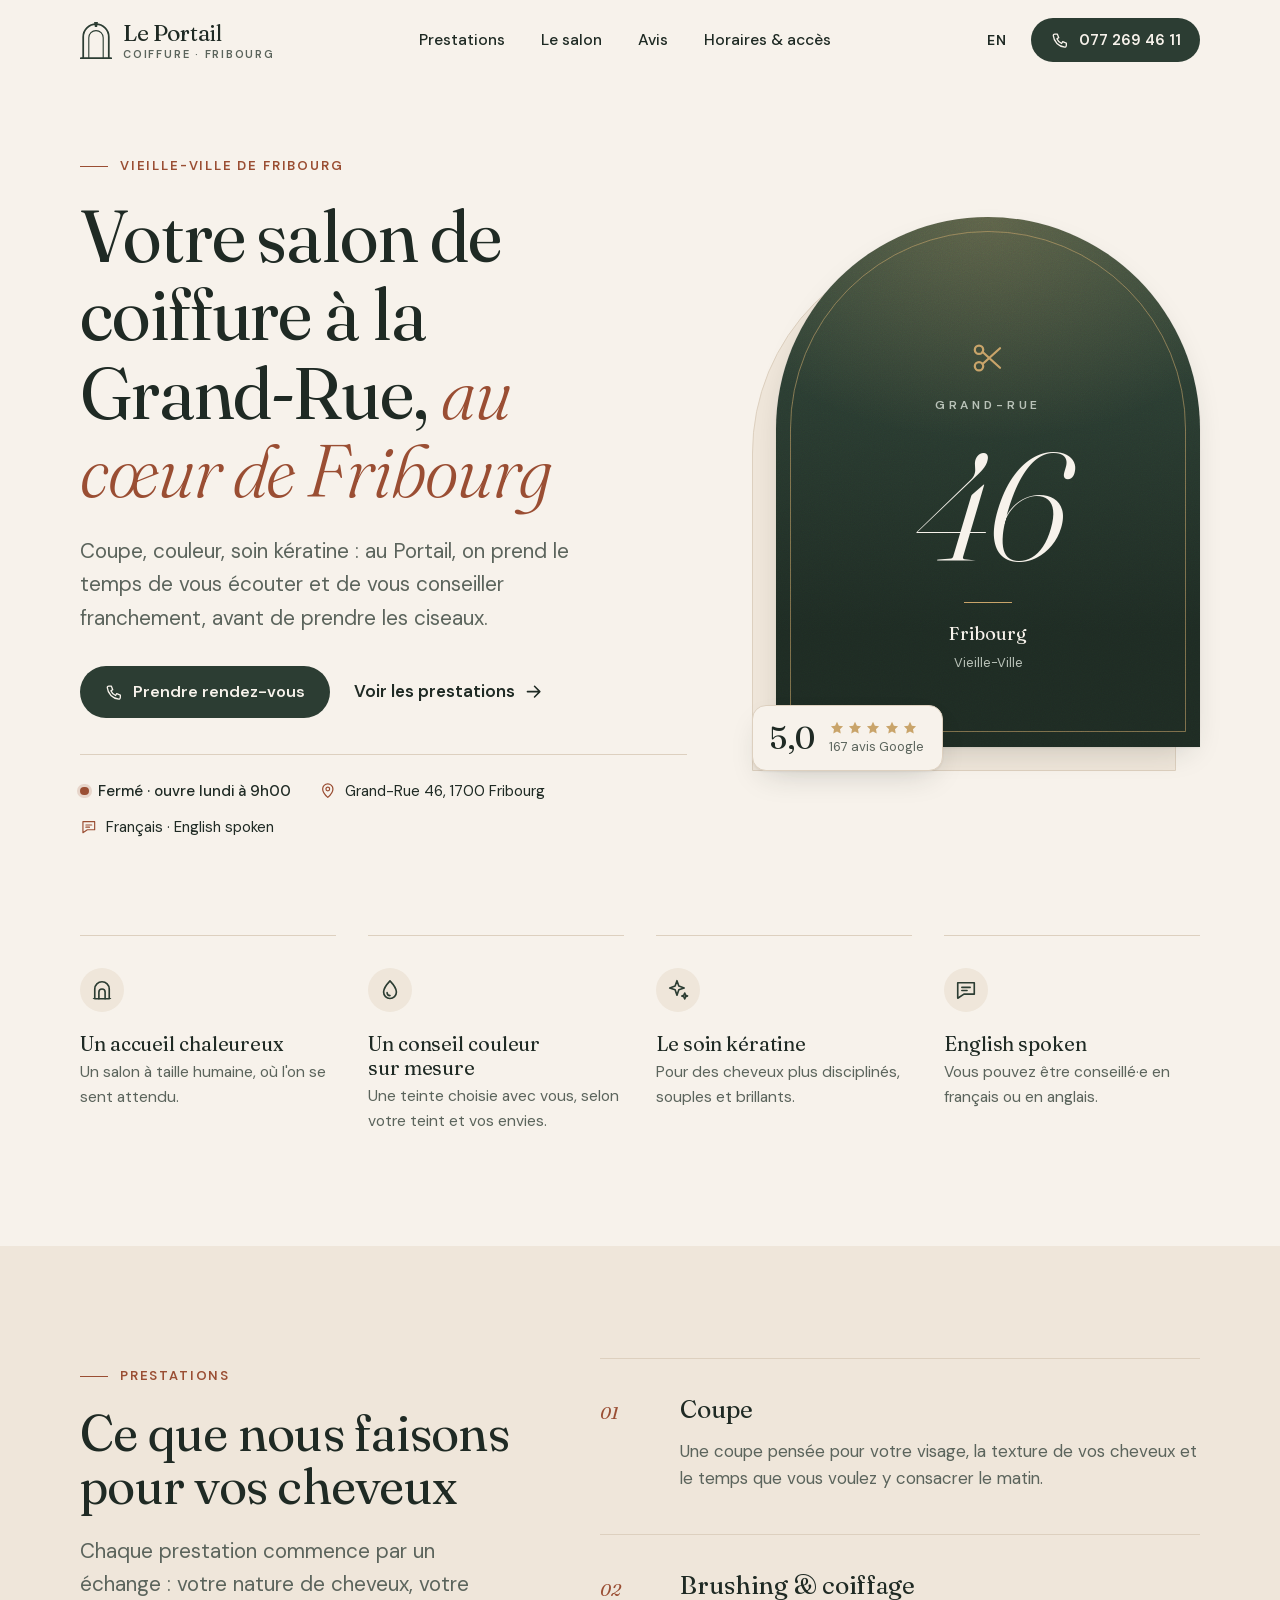
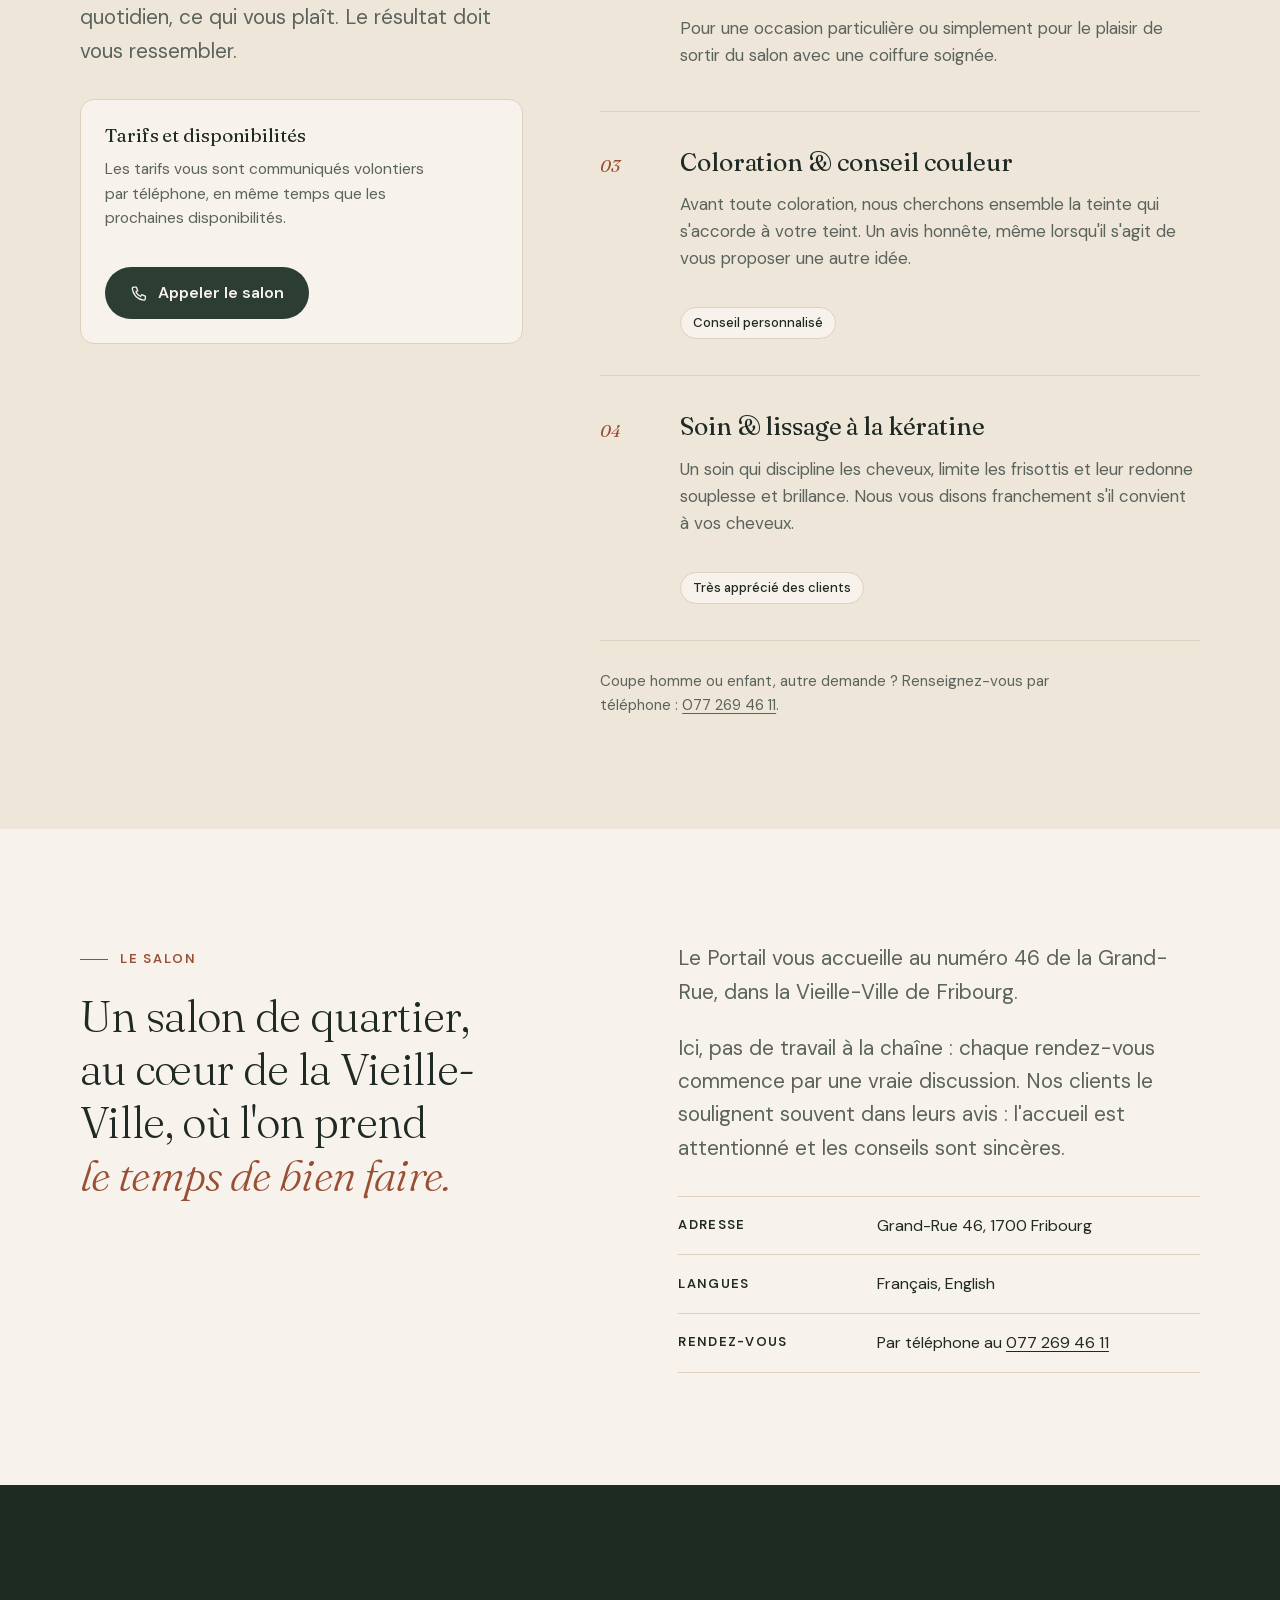
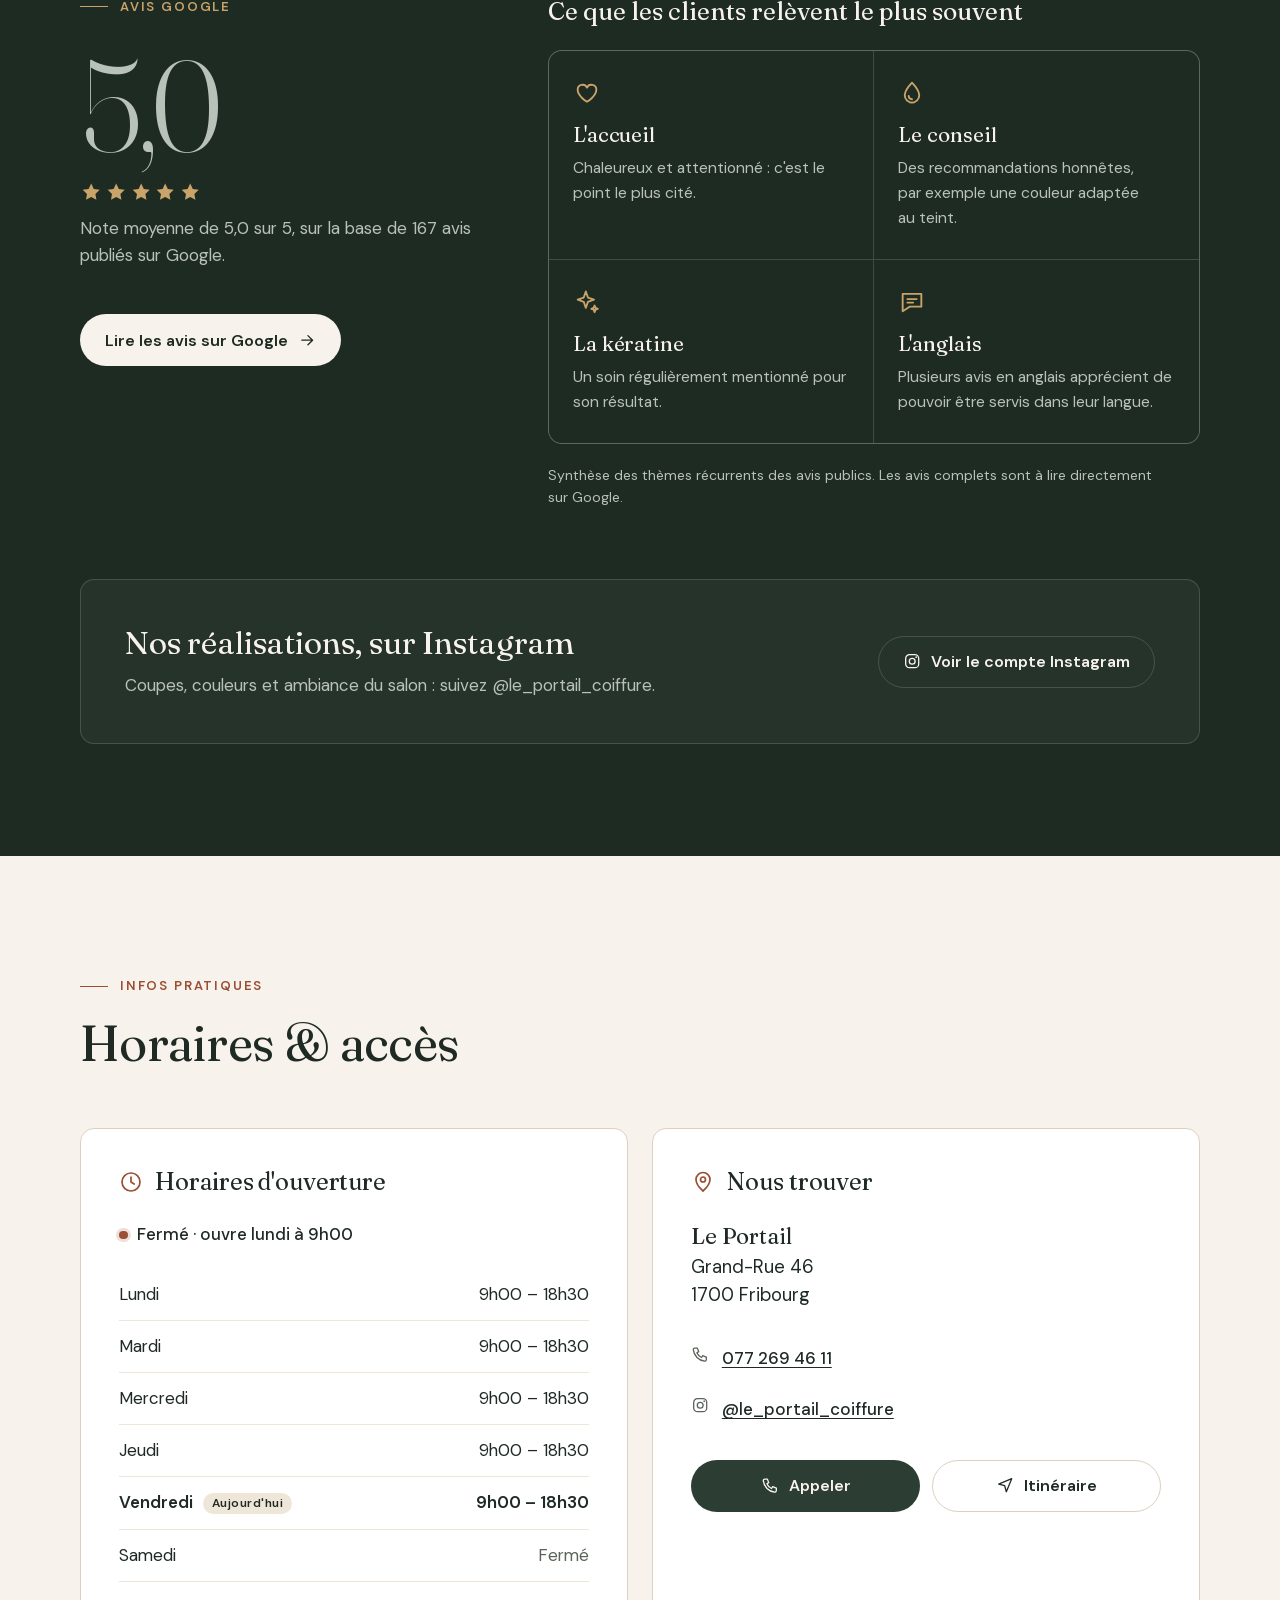
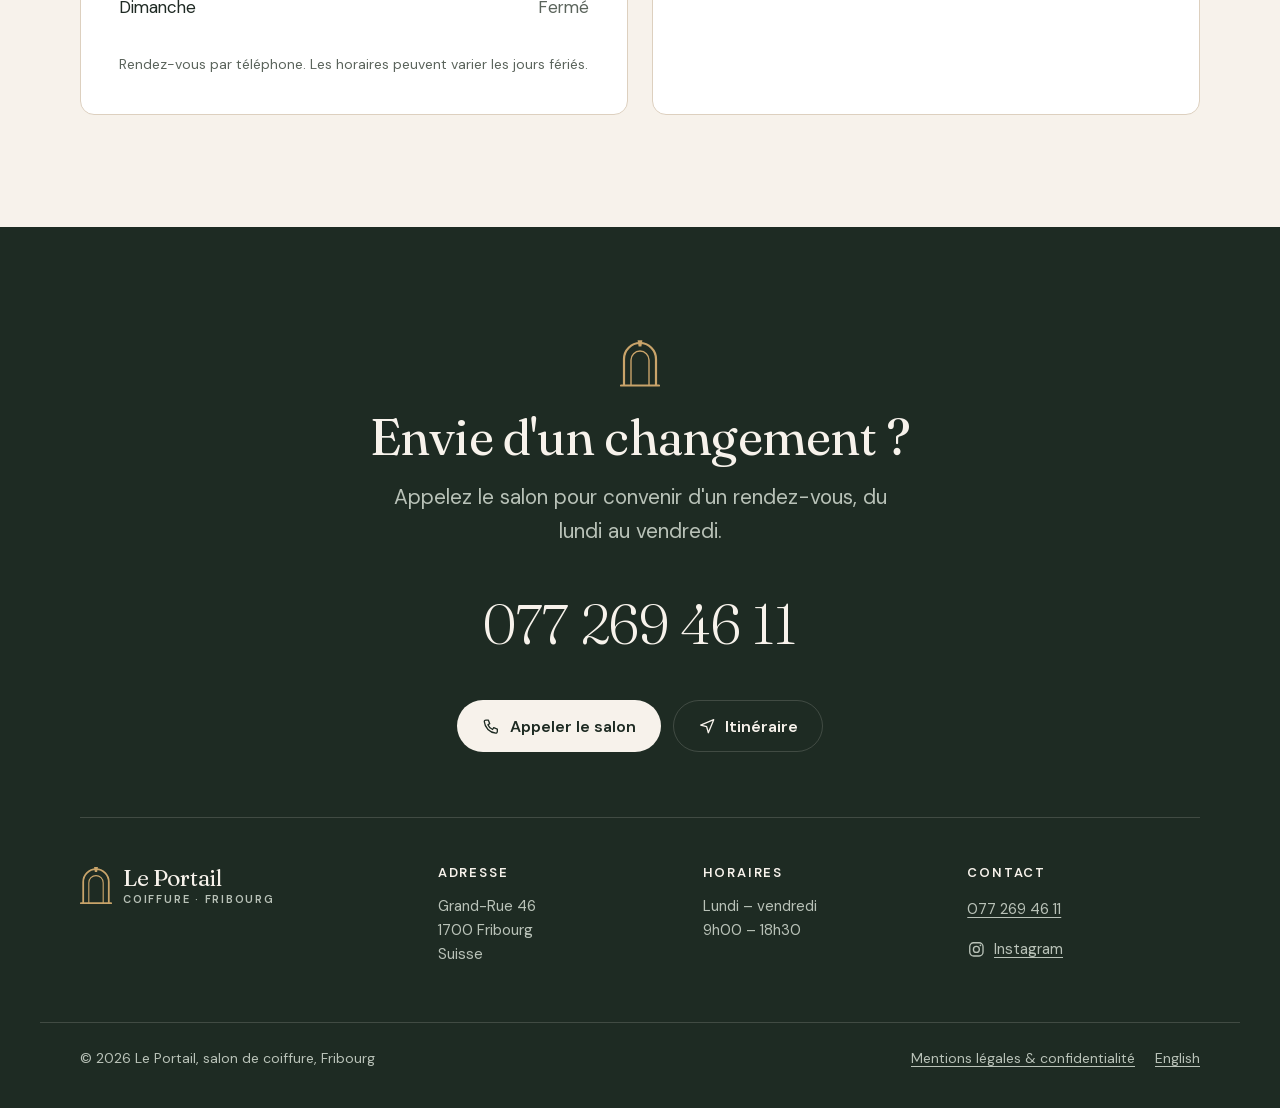
<file: index.html>
<!doctype html>
<html lang="fr-CH">
<head>
  <meta charset="utf-8">
  <meta name="viewport" content="width=device-width, initial-scale=1">
  <title>Le Portail – Salon de coiffure à la Grand-Rue, Fribourg</title>
  <meta name="description" content="Salon de coiffure à la Grand-Rue 46, Vieille-Ville de Fribourg. Coupe, brushing, coloration avec conseil personnalisé et soin kératine. Rendez-vous au 077 269 46 11. English spoken.">
  <link rel="canonical" href="https://le-portail.ch/">
  <link rel="alternate" hreflang="fr-CH" href="https://le-portail.ch/">
  <link rel="alternate" hreflang="en" href="https://le-portail.ch/en/">
  <link rel="alternate" hreflang="x-default" href="https://le-portail.ch/">
  <meta name="theme-color" content="#f7f2eb">
  <meta name="format-detection" content="telephone=no">

  <meta property="og:type" content="website">
  <meta property="og:locale" content="fr_CH">
  <meta property="og:locale:alternate" content="en_GB">
  <meta property="og:site_name" content="Le Portail – Coiffure Fribourg">
  <meta property="og:title" content="Le Portail – Salon de coiffure à la Grand-Rue, Fribourg">
  <meta property="og:description" content="Coupe, coloration avec conseil personnalisé et soin kératine, dans la Vieille-Ville de Fribourg. Rendez-vous par téléphone.">
  <meta property="og:url" content="https://le-portail.ch/">
  <meta property="og:image" content="https://le-portail.ch/assets/images/og-image.png">
  <meta property="og:image:width" content="1200">
  <meta property="og:image:height" content="630">
  <meta property="og:image:alt" content="Le Portail, salon de coiffure, Grand-Rue 46, Fribourg">
  <meta name="twitter:card" content="summary_large_image">

  <link rel="icon" href="favicon.svg" type="image/svg+xml">
  <link rel="apple-touch-icon" href="assets/icons/apple-touch-icon.png">
  <link rel="preload" href="assets/fonts/fraunces-latin.woff2" as="font" type="font/woff2" crossorigin>
  <link rel="preload" href="assets/fonts/dm-sans-latin.woff2" as="font" type="font/woff2" crossorigin>
  <link rel="stylesheet" href="css/style.css">
  <script>document.documentElement.classList.add("js");</script>
  <script src="js/script.js" defer></script>

  <script type="application/ld+json">
  {
    "@context": "https://schema.org",
    "@type": "HairSalon",
    "@id": "https://le-portail.ch/#salon",
    "name": "Le Portail",
    "description": "Salon de coiffure dans la Vieille-Ville de Fribourg : coupe, brushing, coloration avec conseil personnalisé, soin kératine.",
    "url": "https://le-portail.ch/",
    "image": "https://le-portail.ch/assets/images/og-image.png",
    "telephone": "+41772694611",
    "address": {
      "@type": "PostalAddress",
      "streetAddress": "Grand-Rue 46",
      "postalCode": "1700",
      "addressLocality": "Fribourg",
      "addressRegion": "FR",
      "addressCountry": "CH"
    },
    "openingHoursSpecification": [
      {
        "@type": "OpeningHoursSpecification",
        "dayOfWeek": ["Monday", "Tuesday", "Wednesday", "Thursday", "Friday"],
        "opens": "09:00",
        "closes": "18:30"
      }
    ],
    "knowsLanguage": ["fr", "en"],
    "sameAs": ["https://www.instagram.com/le_portail_coiffure/"]
  }
  </script>
</head>
<body class="has-callbar">

  <!-- Icônes (sprite interne, aucune requête supplémentaire). Copie identique dans en/index.html. -->
  <svg xmlns="http://www.w3.org/2000/svg" hidden>
    <symbol id="i-mark" viewBox="0 0 40 48"><g fill="none" stroke="currentColor" stroke-linecap="round"><path d="M4 46V20a16 16 0 0 1 32 0v26" stroke-width="2.2"/><path d="M11 46V21a9 9 0 0 1 18 0v25" stroke-width="1.4"/><path d="M1 46.5h38" stroke-width="2.2"/></g><path d="M17.6 1.2h4.8l-1 6.2h-2.8z" fill="currentColor"/></symbol>
    <symbol id="i-phone" viewBox="0 0 24 24"><path fill="none" stroke="currentColor" stroke-width="1.7" stroke-linecap="round" stroke-linejoin="round" d="M5 4h3.2l1.9 4.7-2.4 1.5a11 11 0 0 0 6.1 6.1l1.5-2.4L20 15.8V19a2 2 0 0 1-2.1 2A16.5 16.5 0 0 1 3 6.1 2 2 0 0 1 5 4z"/></symbol>
    <symbol id="i-pin" viewBox="0 0 24 24"><g fill="none" stroke="currentColor" stroke-width="1.7" stroke-linejoin="round"><path d="M12 21s-7-6.1-7-11.5a7 7 0 0 1 14 0C19 14.9 12 21 12 21z"/><circle cx="12" cy="9.5" r="2.5"/></g></symbol>
    <symbol id="i-clock" viewBox="0 0 24 24"><g fill="none" stroke="currentColor" stroke-width="1.7" stroke-linecap="round" stroke-linejoin="round"><circle cx="12" cy="12" r="9"/><path d="M12 7v5l3.2 2"/></g></symbol>
    <symbol id="i-route" viewBox="0 0 24 24"><path fill="none" stroke="currentColor" stroke-width="1.7" stroke-linejoin="round" d="M3.5 10.5 20.5 3.5l-7 17-2.2-7.8z"/></symbol>
    <symbol id="i-instagram" viewBox="0 0 24 24"><g fill="none" stroke="currentColor" stroke-width="1.7"><rect x="3.5" y="3.5" width="17" height="17" rx="5"/><circle cx="12" cy="12" r="3.8"/></g><circle cx="17.2" cy="6.8" r="1.1" fill="currentColor"/></symbol>
    <symbol id="i-star" viewBox="0 0 24 24"><path fill="currentColor" d="m12 2.8 2.8 5.8 6.3.9-4.6 4.4 1.1 6.3L12 17.2l-5.6 3 1.1-6.3-4.6-4.4 6.3-.9z"/></symbol>
    <symbol id="i-arrow" viewBox="0 0 24 24"><path fill="none" stroke="currentColor" stroke-width="1.7" stroke-linecap="round" stroke-linejoin="round" d="M5 12h14m-6-6 6 6-6 6"/></symbol>
    <symbol id="i-menu" viewBox="0 0 24 24"><path fill="none" stroke="currentColor" stroke-width="1.7" stroke-linecap="round" d="M4 7h16M4 12h16M4 17h16"/></symbol>
    <symbol id="i-close" viewBox="0 0 24 24"><path fill="none" stroke="currentColor" stroke-width="1.7" stroke-linecap="round" d="m6 6 12 12M18 6 6 18"/></symbol>
    <symbol id="i-door" viewBox="0 0 24 24"><g fill="none" stroke="currentColor" stroke-width="1.6" stroke-linecap="round" stroke-linejoin="round"><path d="M5 20.5V11a7 7 0 0 1 14 0v9.5M3 20.5h18"/><path d="M9 20.5V14a3 3 0 0 1 6 0v6.5"/></g></symbol>
    <symbol id="i-drop" viewBox="0 0 24 24"><g fill="none" stroke="currentColor" stroke-width="1.6" stroke-linecap="round" stroke-linejoin="round"><path d="M12 3.2s6.2 6.6 6.2 10.8a6.2 6.2 0 0 1-12.4 0C5.8 9.8 12 3.2 12 3.2z"/><path d="M9.2 14.6a2.9 2.9 0 0 0 2.8 2.8"/></g></symbol>
    <symbol id="i-sparkle" viewBox="0 0 24 24"><g fill="none" stroke="currentColor" stroke-width="1.6" stroke-linejoin="round"><path d="m11 3 1.8 5.2L18 10l-5.2 1.8L11 17l-1.8-5.2L4 10l5.2-1.8z"/><path d="m18.5 15 .8 2 2 .8-2 .8-.8 2-.8-2-2-.8 2-.8z"/></g></symbol>
    <symbol id="i-chat" viewBox="0 0 24 24"><g fill="none" stroke="currentColor" stroke-width="1.6" stroke-linecap="round" stroke-linejoin="round"><path d="M4 5h16v11H10l-6 4z"/><path d="M8 9.5h8M8 12.5h5"/></g></symbol>
    <symbol id="i-scissors" viewBox="0 0 24 24"><g fill="none" stroke="currentColor" stroke-width="1.5" stroke-linecap="round"><circle cx="6" cy="6.5" r="2.8"/><circle cx="6" cy="17.5" r="2.8"/><path d="M8.4 8 20 18.5M8.4 16 20 5.5"/></g></symbol>
    <symbol id="i-heart" viewBox="0 0 24 24"><path fill="none" stroke="currentColor" stroke-width="1.6" stroke-linejoin="round" d="M12 19.5S4 14.8 4 9.3A4.2 4.2 0 0 1 12 7.4a4.2 4.2 0 0 1 8 1.9c0 5.5-8 10.2-8 10.2z"/></symbol>
  </svg>

  <a class="skip-link" href="#contenu">Aller au contenu</a>

  <header class="site-header">
    <div class="container header-inner">
      <a class="brand" href="./" aria-label="Le Portail, coiffure à Fribourg – accueil">
        <svg class="brand-mark" aria-hidden="true"><use href="#i-mark"/></svg>
        <span class="brand-text">
          <span class="brand-name">Le Portail</span>
          <span class="brand-tag">Coiffure · Fribourg</span>
        </span>
      </a>

      <nav class="site-nav" id="site-nav" aria-label="Navigation principale">
        <ul>
          <li><a href="#prestations">Prestations</a></li>
          <li><a href="#salon">Le salon</a></li>
          <li><a href="#avis">Avis</a></li>
          <li><a href="#infos">Horaires &amp; accès</a></li>
        </ul>
      </nav>

      <div class="header-actions">
        <a class="lang-switch" href="en/" hreflang="en" lang="en" aria-label="English version">EN</a>
        <a class="btn btn--primary header-call" href="tel:+41772694611">
          <svg class="icon" aria-hidden="true"><use href="#i-phone"/></svg>
          077 269 46 11
        </a>
        <button class="menu-toggle" type="button" aria-expanded="false" aria-controls="site-nav" aria-label="Ouvrir le menu">
          <svg class="icon icon-open" aria-hidden="true"><use href="#i-menu"/></svg>
          <svg class="icon icon-close" aria-hidden="true"><use href="#i-close"/></svg>
        </button>
      </div>
    </div>
  </header>

  <main id="contenu">

    <!-- Accueil -->
    <section class="hero" aria-labelledby="hero-title">
      <div class="container hero-grid">
        <div class="hero-copy">
          <p class="eyebrow">Vieille-Ville de Fribourg</p>
          <h1 id="hero-title">Votre salon de coiffure à la Grand-Rue, <em>au cœur de Fribourg</em></h1>
          <p class="hero-lead">Coupe, couleur, soin kératine&nbsp;: au Portail, on prend le temps de vous écouter et de vous conseiller franchement, avant de prendre les ciseaux.</p>

          <div class="hero-actions">
            <a class="btn btn--primary" href="tel:+41772694611">
              <svg class="icon" aria-hidden="true"><use href="#i-phone"/></svg>
              Prendre rendez-vous
            </a>
            <a class="link-arrow" href="#prestations">
              Voir les prestations
              <svg class="icon" aria-hidden="true"><use href="#i-arrow"/></svg>
            </a>
          </div>

          <ul class="hero-meta">
            <li class="status" data-status hidden></li>
            <li>
              <svg class="icon" aria-hidden="true"><use href="#i-pin"/></svg>
              <a href="#infos">Grand-Rue 46, 1700 Fribourg</a>
            </li>
            <li>
              <svg class="icon" aria-hidden="true"><use href="#i-chat"/></svg>
              <span>Français · <span lang="en">English spoken</span></span>
            </li>
          </ul>
        </div>

        <div class="hero-visual">
          <div class="portal" role="img" aria-label="Plaque décorative : Grand-Rue 46, Fribourg">
            <div class="portal-plaque" aria-hidden="true">
              <svg class="icon"><use href="#i-scissors"/></svg>
              <span class="plaque-street">Grand-Rue</span>
              <span class="plaque-number">46</span>
              <span class="plaque-rule"></span>
              <span class="plaque-city">Fribourg<span>Vieille-Ville</span></span>
            </div>
          </div>
          <a class="rating-badge" href="https://www.google.com/maps/search/?api=1&amp;query=Le%20Portail%20coiffure%2C%20Grand-Rue%2046%2C%201700%20Fribourg" target="_blank" rel="noopener">
            <span class="rating-score">5,0</span>
            <span class="rating-detail">
              <span class="stars" aria-hidden="true">
                <svg class="icon"><use href="#i-star"/></svg><svg class="icon"><use href="#i-star"/></svg><svg class="icon"><use href="#i-star"/></svg><svg class="icon"><use href="#i-star"/></svg><svg class="icon"><use href="#i-star"/></svg>
              </span>
              <span>167 avis Google</span>
            </span>
            <span class="visually-hidden">Note de 5,0 sur 5 – voir les avis sur Google (nouvel onglet)</span>
          </a>
        </div>
      </div>
    </section>

    <!-- Atouts -->
    <section class="strengths" aria-labelledby="atouts-title">
      <div class="container">
        <h2 id="atouts-title" class="visually-hidden">Pourquoi choisir Le Portail</h2>
        <ul class="strengths-list">
          <li class="strength reveal">
            <svg class="icon" aria-hidden="true"><use href="#i-door"/></svg>
            <h3>Un accueil chaleureux</h3>
            <p>Un salon à taille humaine, où l'on se sent attendu.</p>
          </li>
          <li class="strength reveal" data-delay="1">
            <svg class="icon" aria-hidden="true"><use href="#i-drop"/></svg>
            <h3>Un conseil couleur sur mesure</h3>
            <p>Une teinte choisie avec vous, selon votre teint et vos envies.</p>
          </li>
          <li class="strength reveal" data-delay="2">
            <svg class="icon" aria-hidden="true"><use href="#i-sparkle"/></svg>
            <h3>Le soin kératine</h3>
            <p>Pour des cheveux plus disciplinés, souples et brillants.</p>
          </li>
          <li class="strength reveal" data-delay="3">
            <svg class="icon" aria-hidden="true"><use href="#i-chat"/></svg>
            <h3><span lang="en">English spoken</span></h3>
            <p>Vous pouvez être conseillé·e en français ou en anglais.</p>
          </li>
        </ul>
      </div>
    </section>

    <!-- Prestations -->
    <section class="section section--sand" id="prestations" aria-labelledby="prestations-title">
      <div class="container services-grid">
        <div class="services-intro">
          <p class="eyebrow">Prestations</p>
          <h2 id="prestations-title">Ce que nous faisons pour vos cheveux</h2>
          <p>Chaque prestation commence par un échange&nbsp;: votre nature de cheveux, votre quotidien, ce qui vous plaît. Le résultat doit vous ressembler.</p>

          <div class="price-note">
            <h3>Tarifs et disponibilités</h3>
            <p>Les tarifs vous sont communiqués volontiers par téléphone, en même temps que les prochaines disponibilités.</p>
            <a class="btn btn--primary" href="tel:+41772694611">
              <svg class="icon" aria-hidden="true"><use href="#i-phone"/></svg>
              Appeler le salon
            </a>
          </div>
        </div>

        <div>
          <ul class="service-list">
            <li class="service reveal">
              <h3>Coupe</h3>
              <p>Une coupe pensée pour votre visage, la texture de vos cheveux et le temps que vous voulez y consacrer le matin.</p>
            </li>
            <li class="service reveal">
              <h3>Brushing &amp; coiffage</h3>
              <p>Pour une occasion particulière ou simplement pour le plaisir de sortir du salon avec une coiffure soignée.</p>
            </li>
            <li class="service reveal">
              <h3>Coloration &amp; conseil couleur</h3>
              <p>Avant toute coloration, nous cherchons ensemble la teinte qui s'accorde à votre teint. Un avis honnête, même lorsqu'il s'agit de vous proposer une autre idée.</p>
              <span class="service-tag">Conseil personnalisé</span>
            </li>
            <li class="service reveal">
              <h3>Soin &amp; lissage à la kératine</h3>
              <p>Un soin qui discipline les cheveux, limite les frisottis et leur redonne souplesse et brillance. Nous vous disons franchement s'il convient à vos cheveux.</p>
              <span class="service-tag">Très apprécié des clients</span>
            </li>
          </ul>
          <p class="services-footnote">Coupe homme ou enfant, autre demande&nbsp;? Renseignez-vous par téléphone&nbsp;: <a href="tel:+41772694611">077 269 46 11</a>.</p>
        </div>
      </div>
    </section>

    <!-- Le salon -->
    <section class="section" id="salon" aria-labelledby="salon-title">
      <div class="container about-grid">
        <div class="reveal">
          <p class="eyebrow">Le salon</p>
          <h2 id="salon-title" class="about-statement">Un salon de quartier, au cœur de la Vieille-Ville, où l'on prend <em>le temps de bien faire.</em></h2>
        </div>
        <div class="about-body reveal" data-delay="1">
          <p>Le Portail vous accueille au numéro 46 de la Grand-Rue, dans la Vieille-Ville de Fribourg.</p>
          <p>Ici, pas de travail à la chaîne&nbsp;: chaque rendez-vous commence par une vraie discussion. Nos clients le soulignent souvent dans leurs avis&nbsp;: l'accueil est attentionné et les conseils sont sincères.</p>
          <dl class="facts">
            <div>
              <dt>Adresse</dt>
              <dd>Grand-Rue 46, 1700 Fribourg</dd>
            </div>
            <div>
              <dt>Langues</dt>
              <dd>Français, <span lang="en">English</span></dd>
            </div>
            <div>
              <dt>Rendez-vous</dt>
              <dd>Par téléphone au <a href="tel:+41772694611">077 269 46 11</a></dd>
            </div>
          </dl>
        </div>
      </div>
    </section>

    <!-- Avis -->
    <section class="section section--dark" id="avis" aria-labelledby="avis-title">
      <div class="container">
        <div class="reviews-grid">
          <div class="score-card reveal">
            <p class="eyebrow">Avis Google</p>
            <h2 id="avis-title" class="visually-hidden">Avis des clients</h2>
            <p class="score-big" aria-hidden="true">5,0</p>
            <span class="stars" aria-hidden="true">
              <svg class="icon"><use href="#i-star"/></svg><svg class="icon"><use href="#i-star"/></svg><svg class="icon"><use href="#i-star"/></svg><svg class="icon"><use href="#i-star"/></svg><svg class="icon"><use href="#i-star"/></svg>
            </span>
            <p>Note moyenne de 5,0 sur 5, sur la base de 167 avis publiés sur Google.</p>
            <a class="btn btn--light" href="https://www.google.com/maps/search/?api=1&amp;query=Le%20Portail%20coiffure%2C%20Grand-Rue%2046%2C%201700%20Fribourg" target="_blank" rel="noopener">
              Lire les avis sur Google
              <svg class="icon" aria-hidden="true"><use href="#i-arrow"/></svg>
              <span class="visually-hidden">(nouvel onglet)</span>
            </a>
          </div>

          <div>
            <p class="themes-title reveal">Ce que les clients relèvent le plus souvent</p>
            <ul class="themes">
              <li class="theme reveal">
                <svg class="icon" aria-hidden="true"><use href="#i-heart"/></svg>
                <h3>L'accueil</h3>
                <p>Chaleureux et attentionné&nbsp;: c'est le point le plus cité.</p>
              </li>
              <li class="theme reveal" data-delay="1">
                <svg class="icon" aria-hidden="true"><use href="#i-drop"/></svg>
                <h3>Le conseil</h3>
                <p>Des recommandations honnêtes, par exemple une couleur adaptée au teint.</p>
              </li>
              <li class="theme reveal">
                <svg class="icon" aria-hidden="true"><use href="#i-sparkle"/></svg>
                <h3>La kératine</h3>
                <p>Un soin régulièrement mentionné pour son résultat.</p>
              </li>
              <li class="theme reveal" data-delay="1">
                <svg class="icon" aria-hidden="true"><use href="#i-chat"/></svg>
                <h3>L'anglais</h3>
                <p>Plusieurs avis en anglais apprécient de pouvoir être servis dans leur langue.</p>
              </li>
            </ul>
            <p class="reviews-note">Synthèse des thèmes récurrents des avis publics. Les avis complets sont à lire directement sur Google.</p>
          </div>
        </div>

        <div class="insta reveal">
          <div>
            <h3>Nos réalisations, sur Instagram</h3>
            <p>Coupes, couleurs et ambiance du salon&nbsp;: suivez <span lang="en">@le_portail_coiffure</span>.</p>
          </div>
          <a class="btn btn--outline-light" href="https://www.instagram.com/le_portail_coiffure/" target="_blank" rel="noopener">
            <svg class="icon" aria-hidden="true"><use href="#i-instagram"/></svg>
            Voir le compte Instagram
            <span class="visually-hidden">(nouvel onglet)</span>
          </a>
        </div>
      </div>
    </section>

    <!-- Infos pratiques -->
    <section class="section" id="infos" aria-labelledby="infos-title">
      <div class="container">
        <div class="section-head reveal">
          <p class="eyebrow">Infos pratiques</p>
          <h2 id="infos-title">Horaires &amp; accès</h2>
        </div>

        <div class="info-grid">
          <div class="info-card reveal">
            <div class="info-card-head">
              <svg class="icon" aria-hidden="true"><use href="#i-clock"/></svg>
              <h3>Horaires d'ouverture</h3>
            </div>
            <p class="status hours-status" data-status hidden></p>
            <!-- Modifier les horaires ici : data-open / data-close (format HH:MM). Jour fermé : sans attributs. -->
            <table class="hours" data-hours>
              <caption class="visually-hidden">Horaires d'ouverture du salon</caption>
              <tbody>
                <tr data-day="1" data-open="09:00" data-close="18:30"><th scope="row">Lundi</th><td>9h00 – 18h30</td></tr>
                <tr data-day="2" data-open="09:00" data-close="18:30"><th scope="row">Mardi</th><td>9h00 – 18h30</td></tr>
                <tr data-day="3" data-open="09:00" data-close="18:30"><th scope="row">Mercredi</th><td>9h00 – 18h30</td></tr>
                <tr data-day="4" data-open="09:00" data-close="18:30"><th scope="row">Jeudi</th><td>9h00 – 18h30</td></tr>
                <tr data-day="5" data-open="09:00" data-close="18:30"><th scope="row">Vendredi</th><td>9h00 – 18h30</td></tr>
                <tr data-day="6" class="is-closed"><th scope="row">Samedi</th><td>Fermé</td></tr>
                <tr data-day="7" class="is-closed"><th scope="row">Dimanche</th><td>Fermé</td></tr>
              </tbody>
            </table>
            <p class="hours-note">Rendez-vous par téléphone. Les horaires peuvent varier les jours fériés.</p>
          </div>

          <div class="info-card reveal" data-delay="1">
            <div class="info-card-head">
              <svg class="icon" aria-hidden="true"><use href="#i-pin"/></svg>
              <h3>Nous trouver</h3>
            </div>
            <address class="address">
              <strong>Le Portail</strong><br>
              Grand-Rue 46<br>
              1700 Fribourg
            </address>
            <ul class="info-lines">
              <li>
                <svg class="icon" aria-hidden="true"><use href="#i-phone"/></svg>
                <a href="tel:+41772694611">077 269 46 11</a>
              </li>
              <li>
                <svg class="icon" aria-hidden="true"><use href="#i-instagram"/></svg>
                <a href="https://www.instagram.com/le_portail_coiffure/" target="_blank" rel="noopener">@le_portail_coiffure<span class="visually-hidden"> (nouvel onglet)</span></a>
              </li>
            </ul>
            <div class="info-actions">
              <a class="btn btn--primary" href="tel:+41772694611">
                <svg class="icon" aria-hidden="true"><use href="#i-phone"/></svg>
                Appeler
              </a>
              <a class="btn btn--ghost" href="https://www.google.com/maps/dir/?api=1&amp;destination=Grand-Rue%2046%2C%201700%20Fribourg%2C%20Suisse" target="_blank" rel="noopener">
                <svg class="icon" aria-hidden="true"><use href="#i-route"/></svg>
                Itinéraire
                <span class="visually-hidden">(Google Maps, nouvel onglet)</span>
              </a>
            </div>
          </div>
        </div>
      </div>
    </section>
  </main>

  <footer class="site-footer">
    <div class="container cta-band">
      <svg class="portal-mark" aria-hidden="true"><use href="#i-mark"/></svg>
      <h2>Envie d'un changement&nbsp;?</h2>
      <p>Appelez le salon pour convenir d'un rendez-vous, du lundi au vendredi.</p>
      <a class="cta-phone" href="tel:+41772694611">077 269 46 11</a>
      <div class="cta-actions">
        <a class="btn btn--light" href="tel:+41772694611">
          <svg class="icon" aria-hidden="true"><use href="#i-phone"/></svg>
          Appeler le salon
        </a>
        <a class="btn btn--outline-light" href="https://www.google.com/maps/dir/?api=1&amp;destination=Grand-Rue%2046%2C%201700%20Fribourg%2C%20Suisse" target="_blank" rel="noopener">
          <svg class="icon" aria-hidden="true"><use href="#i-route"/></svg>
          Itinéraire
          <span class="visually-hidden">(Google Maps, nouvel onglet)</span>
        </a>
      </div>
    </div>

    <div class="container footer-main">
      <div>
        <a class="brand" href="./" aria-label="Le Portail – retour en haut de la page d'accueil">
          <svg class="brand-mark" aria-hidden="true"><use href="#i-mark"/></svg>
          <span class="brand-text">
            <span class="brand-name">Le Portail</span>
            <span class="brand-tag">Coiffure · Fribourg</span>
          </span>
        </a>
      </div>
      <div>
        <h2>Adresse</h2>
        <address>Grand-Rue 46<br>1700 Fribourg<br>Suisse</address>
      </div>
      <div>
        <h2>Horaires</h2>
        <p>Lundi – vendredi<br>9h00 – 18h30</p>
      </div>
      <div>
        <h2>Contact</h2>
        <ul>
          <li><a href="tel:+41772694611">077 269 46 11</a></li>
          <li>
            <a class="footer-social" href="https://www.instagram.com/le_portail_coiffure/" target="_blank" rel="noopener">
              <svg class="icon" aria-hidden="true"><use href="#i-instagram"/></svg>
              Instagram<span class="visually-hidden"> (nouvel onglet)</span>
            </a>
          </li>
        </ul>
      </div>
    </div>

    <div class="container footer-bottom">
      <p>© <span data-year>2026</span> Le Portail, salon de coiffure, Fribourg</p>
      <ul>
        <li><a href="mentions-legales.html">Mentions légales &amp; confidentialité</a></li>
        <li><a href="en/" hreflang="en" lang="en">English</a></li>
      </ul>
    </div>
  </footer>

  <aside class="callbar" aria-label="Contact rapide">
    <a class="btn btn--primary" href="tel:+41772694611">
      <svg class="icon" aria-hidden="true"><use href="#i-phone"/></svg>
      Appeler le salon
    </a>
    <a class="btn btn--ghost" href="https://www.google.com/maps/dir/?api=1&amp;destination=Grand-Rue%2046%2C%201700%20Fribourg%2C%20Suisse" target="_blank" rel="noopener" aria-label="Itinéraire vers le salon (Google Maps, nouvel onglet)">
      <svg class="icon" aria-hidden="true"><use href="#i-route"/></svg>
      <span class="callbar-label">Itinéraire</span>
    </a>
  </aside>
</body>
</html>
</file>
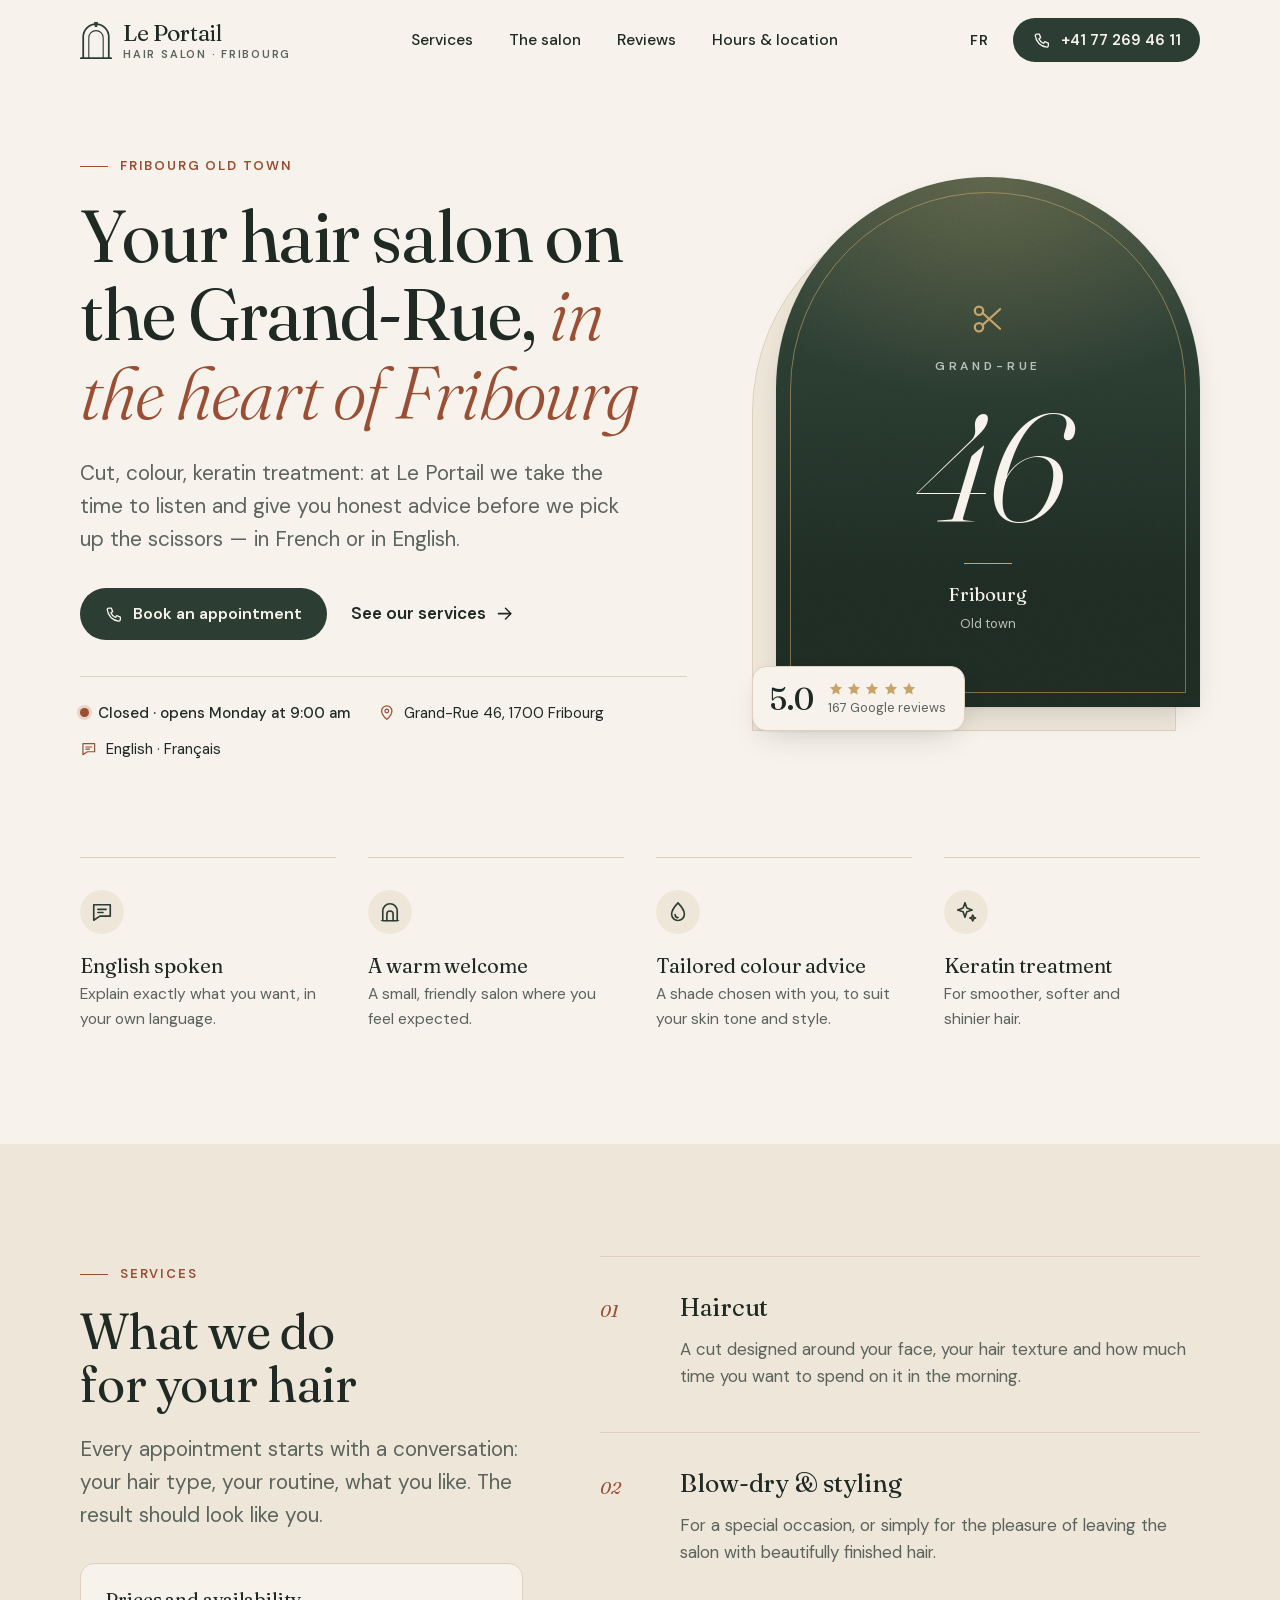
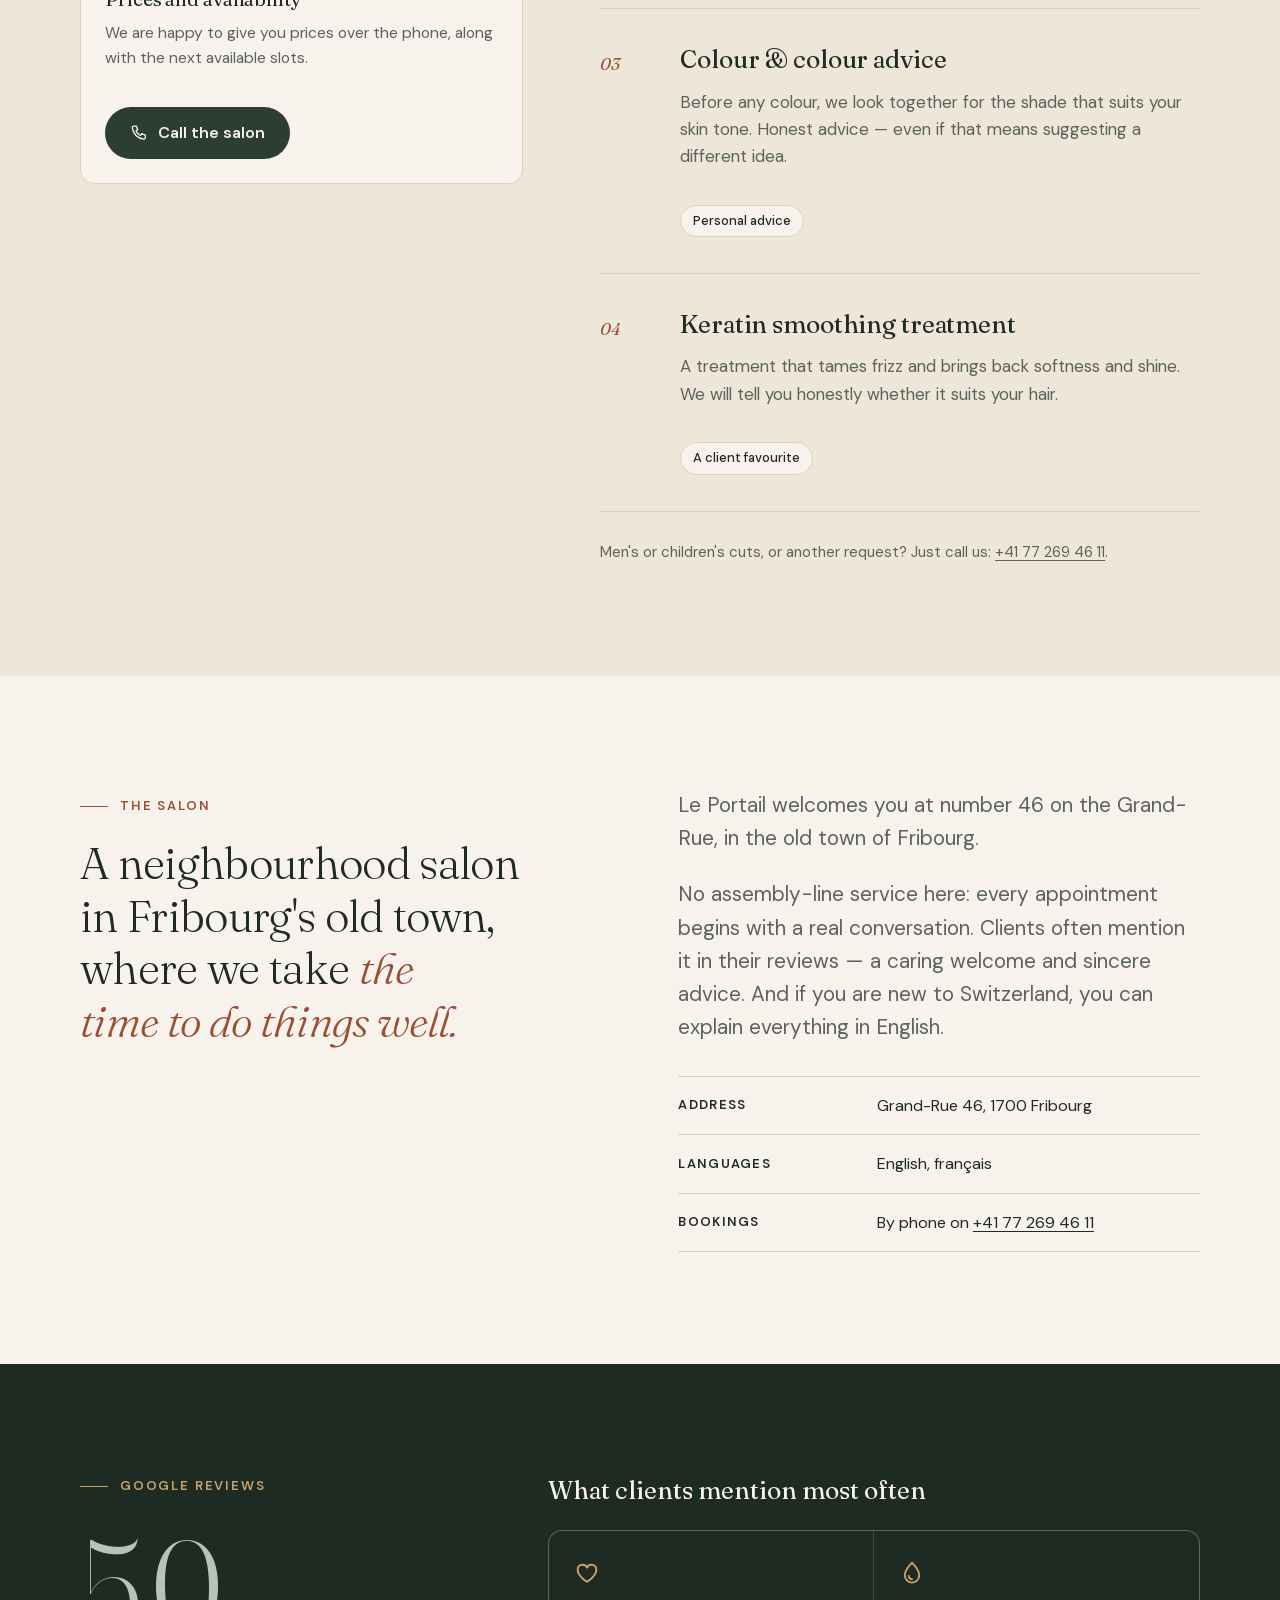
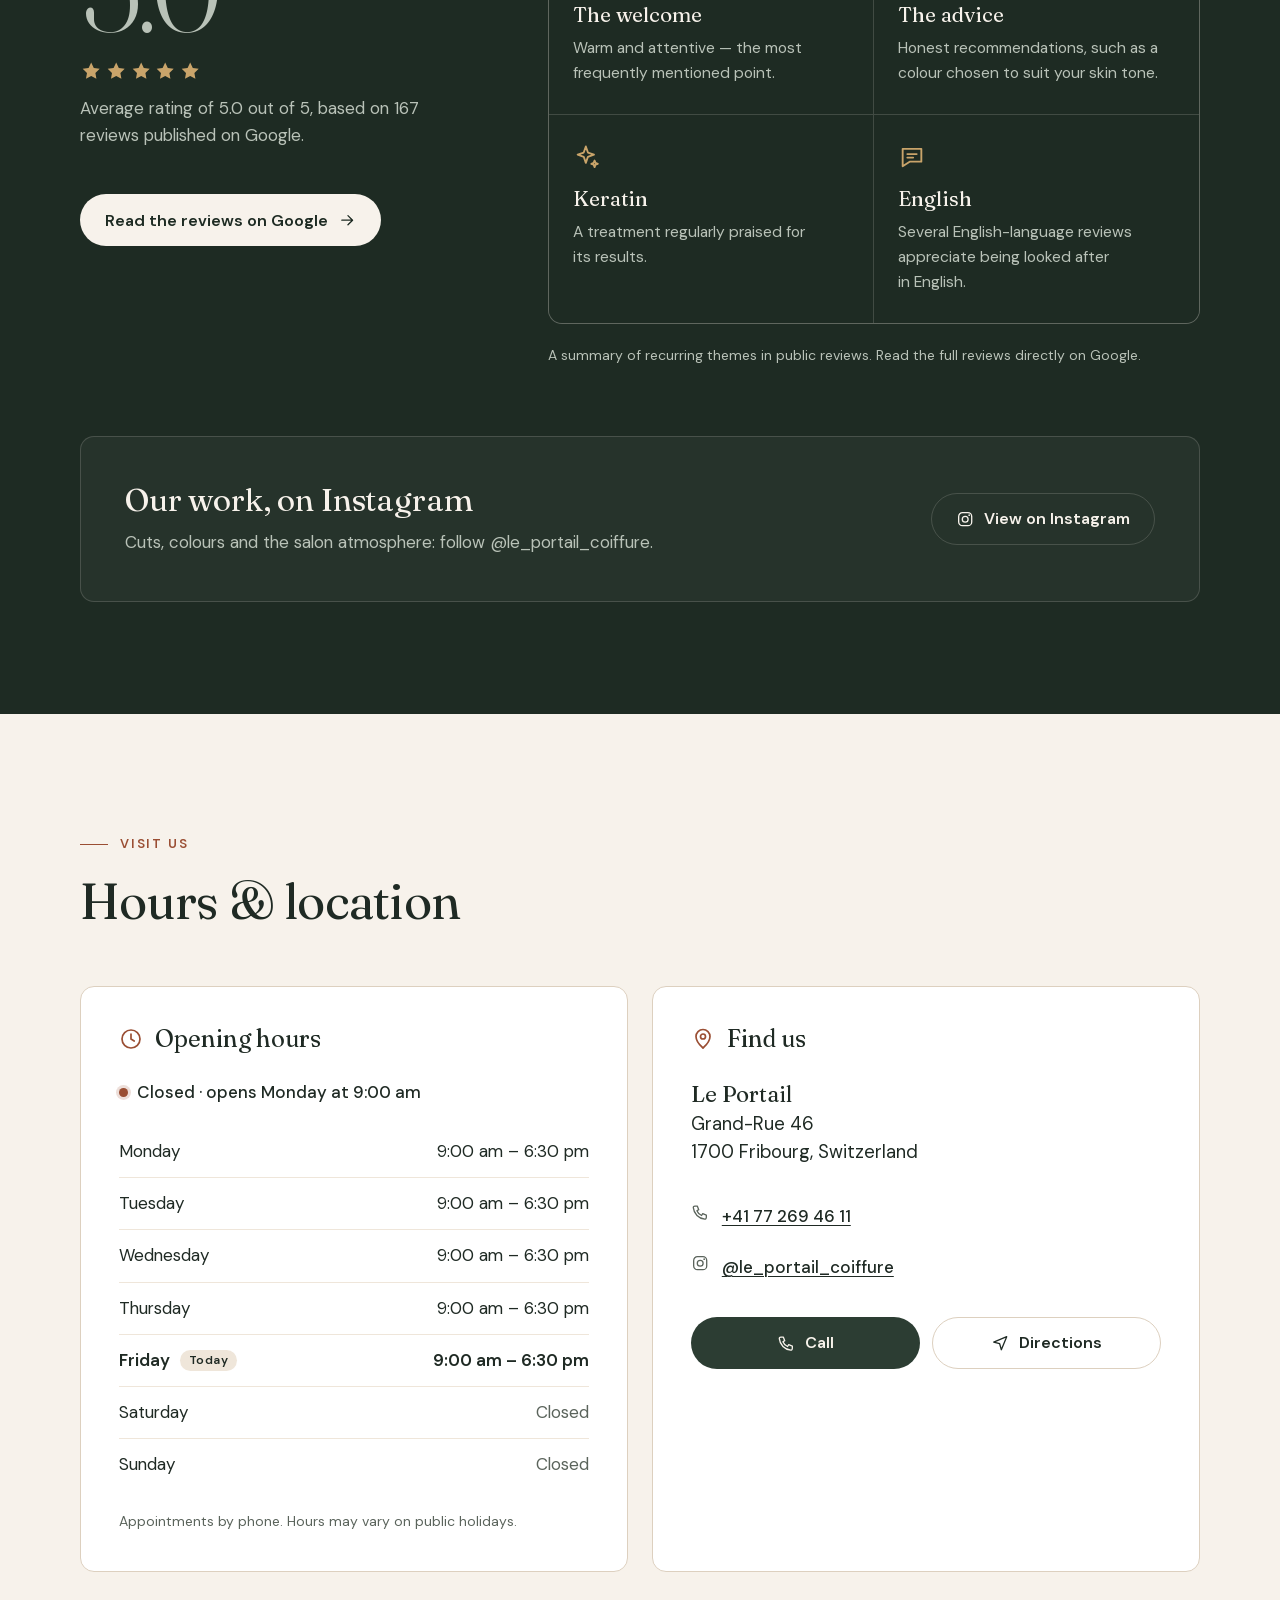
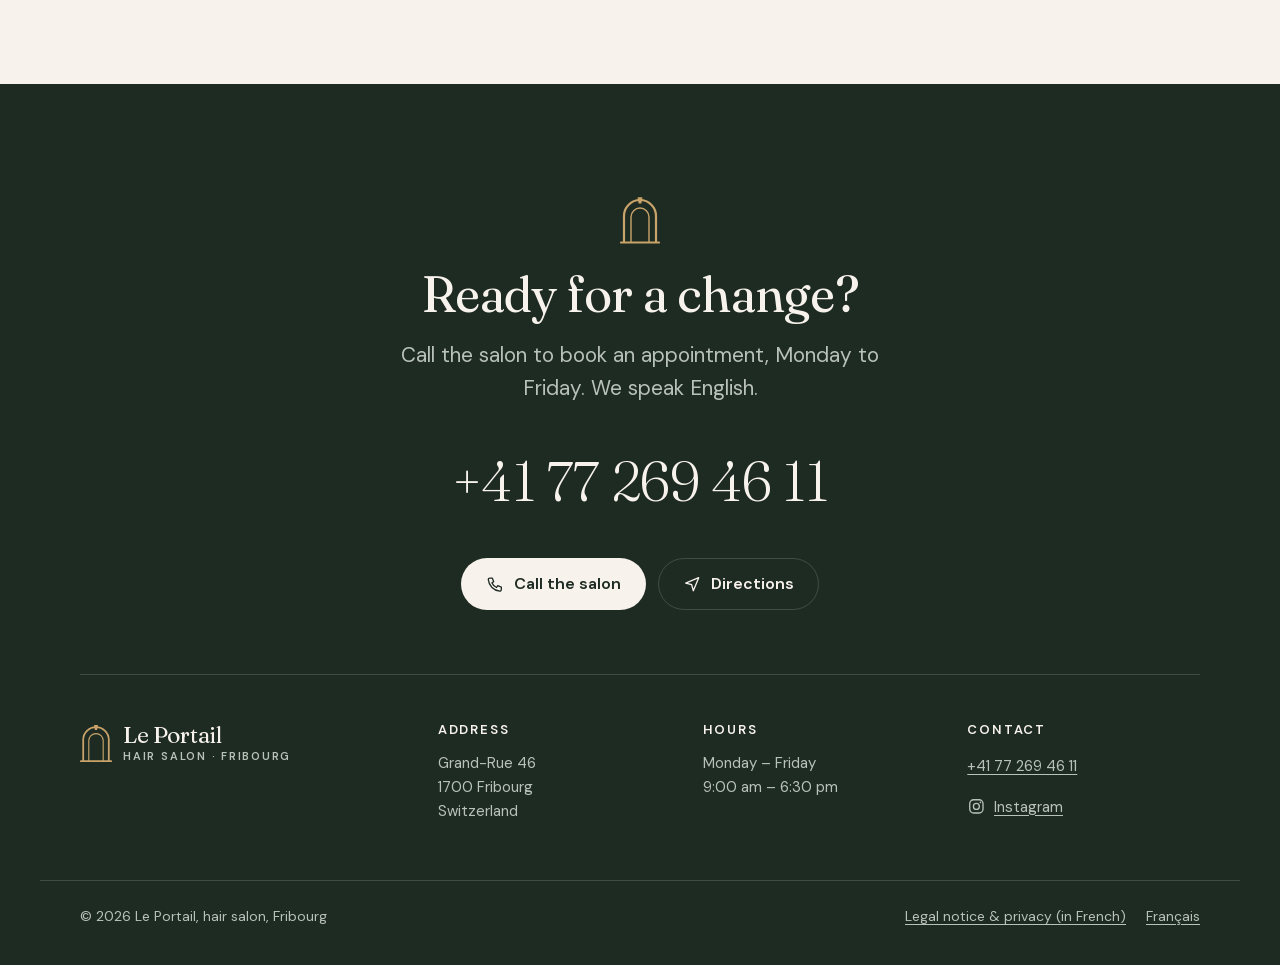
<file: en/index.html>
<!doctype html>
<html lang="en">
<head>
  <meta charset="utf-8">
  <meta name="viewport" content="width=device-width, initial-scale=1">
  <title>Le Portail – Hair salon on the Grand-Rue, Fribourg · English spoken</title>
  <meta name="description" content="Hair salon at Grand-Rue 46 in Fribourg's old town. Haircuts, blow-dry, colour with personal advice and keratin treatment. English spoken. Book on +41 77 269 46 11.">
  <link rel="canonical" href="https://le-portail.ch/en/">
  <link rel="alternate" hreflang="fr-CH" href="https://le-portail.ch/">
  <link rel="alternate" hreflang="en" href="https://le-portail.ch/en/">
  <link rel="alternate" hreflang="x-default" href="https://le-portail.ch/">
  <meta name="theme-color" content="#f7f2eb">
  <meta name="format-detection" content="telephone=no">

  <meta property="og:type" content="website">
  <meta property="og:locale" content="en_GB">
  <meta property="og:locale:alternate" content="fr_CH">
  <meta property="og:site_name" content="Le Portail – Hair salon Fribourg">
  <meta property="og:title" content="Le Portail – Hair salon on the Grand-Rue, Fribourg">
  <meta property="og:description" content="Haircuts, colour with personal advice and keratin treatment in Fribourg's old town. English spoken. Book by phone.">
  <meta property="og:url" content="https://le-portail.ch/en/">
  <meta property="og:image" content="https://le-portail.ch/assets/images/og-image.png">
  <meta property="og:image:width" content="1200">
  <meta property="og:image:height" content="630">
  <meta property="og:image:alt" content="Le Portail hair salon, Grand-Rue 46, Fribourg">
  <meta name="twitter:card" content="summary_large_image">

  <link rel="icon" href="../favicon.svg" type="image/svg+xml">
  <link rel="apple-touch-icon" href="../assets/icons/apple-touch-icon.png">
  <link rel="preload" href="../assets/fonts/fraunces-latin.woff2" as="font" type="font/woff2" crossorigin>
  <link rel="preload" href="../assets/fonts/dm-sans-latin.woff2" as="font" type="font/woff2" crossorigin>
  <link rel="stylesheet" href="../css/style.css">
  <script>document.documentElement.classList.add("js");</script>
  <script src="../js/script.js" defer></script>
</head>
<body class="has-callbar">

  <svg xmlns="http://www.w3.org/2000/svg" hidden>
    <symbol id="i-mark" viewBox="0 0 40 48"><g fill="none" stroke="currentColor" stroke-linecap="round"><path d="M4 46V20a16 16 0 0 1 32 0v26" stroke-width="2.2"/><path d="M11 46V21a9 9 0 0 1 18 0v25" stroke-width="1.4"/><path d="M1 46.5h38" stroke-width="2.2"/></g><path d="M17.6 1.2h4.8l-1 6.2h-2.8z" fill="currentColor"/></symbol>
    <symbol id="i-phone" viewBox="0 0 24 24"><path fill="none" stroke="currentColor" stroke-width="1.7" stroke-linecap="round" stroke-linejoin="round" d="M5 4h3.2l1.9 4.7-2.4 1.5a11 11 0 0 0 6.1 6.1l1.5-2.4L20 15.8V19a2 2 0 0 1-2.1 2A16.5 16.5 0 0 1 3 6.1 2 2 0 0 1 5 4z"/></symbol>
    <symbol id="i-pin" viewBox="0 0 24 24"><g fill="none" stroke="currentColor" stroke-width="1.7" stroke-linejoin="round"><path d="M12 21s-7-6.1-7-11.5a7 7 0 0 1 14 0C19 14.9 12 21 12 21z"/><circle cx="12" cy="9.5" r="2.5"/></g></symbol>
    <symbol id="i-clock" viewBox="0 0 24 24"><g fill="none" stroke="currentColor" stroke-width="1.7" stroke-linecap="round" stroke-linejoin="round"><circle cx="12" cy="12" r="9"/><path d="M12 7v5l3.2 2"/></g></symbol>
    <symbol id="i-route" viewBox="0 0 24 24"><path fill="none" stroke="currentColor" stroke-width="1.7" stroke-linejoin="round" d="M3.5 10.5 20.5 3.5l-7 17-2.2-7.8z"/></symbol>
    <symbol id="i-instagram" viewBox="0 0 24 24"><g fill="none" stroke="currentColor" stroke-width="1.7"><rect x="3.5" y="3.5" width="17" height="17" rx="5"/><circle cx="12" cy="12" r="3.8"/></g><circle cx="17.2" cy="6.8" r="1.1" fill="currentColor"/></symbol>
    <symbol id="i-star" viewBox="0 0 24 24"><path fill="currentColor" d="m12 2.8 2.8 5.8 6.3.9-4.6 4.4 1.1 6.3L12 17.2l-5.6 3 1.1-6.3-4.6-4.4 6.3-.9z"/></symbol>
    <symbol id="i-arrow" viewBox="0 0 24 24"><path fill="none" stroke="currentColor" stroke-width="1.7" stroke-linecap="round" stroke-linejoin="round" d="M5 12h14m-6-6 6 6-6 6"/></symbol>
    <symbol id="i-menu" viewBox="0 0 24 24"><path fill="none" stroke="currentColor" stroke-width="1.7" stroke-linecap="round" d="M4 7h16M4 12h16M4 17h16"/></symbol>
    <symbol id="i-close" viewBox="0 0 24 24"><path fill="none" stroke="currentColor" stroke-width="1.7" stroke-linecap="round" d="m6 6 12 12M18 6 6 18"/></symbol>
    <symbol id="i-door" viewBox="0 0 24 24"><g fill="none" stroke="currentColor" stroke-width="1.6" stroke-linecap="round" stroke-linejoin="round"><path d="M5 20.5V11a7 7 0 0 1 14 0v9.5M3 20.5h18"/><path d="M9 20.5V14a3 3 0 0 1 6 0v6.5"/></g></symbol>
    <symbol id="i-drop" viewBox="0 0 24 24"><g fill="none" stroke="currentColor" stroke-width="1.6" stroke-linecap="round" stroke-linejoin="round"><path d="M12 3.2s6.2 6.6 6.2 10.8a6.2 6.2 0 0 1-12.4 0C5.8 9.8 12 3.2 12 3.2z"/><path d="M9.2 14.6a2.9 2.9 0 0 0 2.8 2.8"/></g></symbol>
    <symbol id="i-sparkle" viewBox="0 0 24 24"><g fill="none" stroke="currentColor" stroke-width="1.6" stroke-linejoin="round"><path d="m11 3 1.8 5.2L18 10l-5.2 1.8L11 17l-1.8-5.2L4 10l5.2-1.8z"/><path d="m18.5 15 .8 2 2 .8-2 .8-.8 2-.8-2-2-.8 2-.8z"/></g></symbol>
    <symbol id="i-chat" viewBox="0 0 24 24"><g fill="none" stroke="currentColor" stroke-width="1.6" stroke-linecap="round" stroke-linejoin="round"><path d="M4 5h16v11H10l-6 4z"/><path d="M8 9.5h8M8 12.5h5"/></g></symbol>
    <symbol id="i-scissors" viewBox="0 0 24 24"><g fill="none" stroke="currentColor" stroke-width="1.5" stroke-linecap="round"><circle cx="6" cy="6.5" r="2.8"/><circle cx="6" cy="17.5" r="2.8"/><path d="M8.4 8 20 18.5M8.4 16 20 5.5"/></g></symbol>
    <symbol id="i-heart" viewBox="0 0 24 24"><path fill="none" stroke="currentColor" stroke-width="1.6" stroke-linejoin="round" d="M12 19.5S4 14.8 4 9.3A4.2 4.2 0 0 1 12 7.4a4.2 4.2 0 0 1 8 1.9c0 5.5-8 10.2-8 10.2z"/></symbol>
  </svg>

  <a class="skip-link" href="#content">Skip to content</a>

  <header class="site-header">
    <div class="container header-inner">
      <a class="brand" href="./" aria-label="Le Portail, hair salon in Fribourg – home">
        <svg class="brand-mark" aria-hidden="true"><use href="#i-mark"/></svg>
        <span class="brand-text">
          <span class="brand-name">Le Portail</span>
          <span class="brand-tag">Hair salon · Fribourg</span>
        </span>
      </a>

      <nav class="site-nav" id="site-nav" aria-label="Main navigation">
        <ul>
          <li><a href="#services">Services</a></li>
          <li><a href="#salon">The salon</a></li>
          <li><a href="#reviews">Reviews</a></li>
          <li><a href="#visit">Hours &amp; location</a></li>
        </ul>
      </nav>

      <div class="header-actions">
        <a class="lang-switch" href="../" hreflang="fr" lang="fr" aria-label="Version française">FR</a>
        <a class="btn btn--primary header-call" href="tel:+41772694611">
          <svg class="icon" aria-hidden="true"><use href="#i-phone"/></svg>
          +41 77 269 46 11
        </a>
        <button class="menu-toggle" type="button" aria-expanded="false" aria-controls="site-nav" aria-label="Open menu">
          <svg class="icon icon-open" aria-hidden="true"><use href="#i-menu"/></svg>
          <svg class="icon icon-close" aria-hidden="true"><use href="#i-close"/></svg>
        </button>
      </div>
    </div>
  </header>

  <main id="content">

    <section class="hero" aria-labelledby="hero-title">
      <div class="container hero-grid">
        <div class="hero-copy">
          <p class="eyebrow">Fribourg old town</p>
          <h1 id="hero-title">Your hair salon on the Grand-Rue, <em>in the heart of Fribourg</em></h1>
          <p class="hero-lead">Cut, colour, keratin treatment: at Le Portail we take the time to listen and give you honest advice before we pick up the scissors — in French or in English.</p>

          <div class="hero-actions">
            <a class="btn btn--primary" href="tel:+41772694611">
              <svg class="icon" aria-hidden="true"><use href="#i-phone"/></svg>
              Book an appointment
            </a>
            <a class="link-arrow" href="#services">
              See our services
              <svg class="icon" aria-hidden="true"><use href="#i-arrow"/></svg>
            </a>
          </div>

          <ul class="hero-meta">
            <li class="status" data-status hidden></li>
            <li>
              <svg class="icon" aria-hidden="true"><use href="#i-pin"/></svg>
              <a href="#visit">Grand-Rue 46, 1700 Fribourg</a>
            </li>
            <li>
              <svg class="icon" aria-hidden="true"><use href="#i-chat"/></svg>
              <span>English · <span lang="fr">Français</span></span>
            </li>
          </ul>
        </div>

        <div class="hero-visual">
          <div class="portal" role="img" aria-label="Decorative plaque: Grand-Rue 46, Fribourg">
            <div class="portal-plaque" aria-hidden="true">
              <svg class="icon"><use href="#i-scissors"/></svg>
              <span class="plaque-street">Grand-Rue</span>
              <span class="plaque-number">46</span>
              <span class="plaque-rule"></span>
              <span class="plaque-city">Fribourg<span>Old town</span></span>
            </div>
          </div>
          <a class="rating-badge" href="https://www.google.com/maps/search/?api=1&amp;query=Le%20Portail%20coiffure%2C%20Grand-Rue%2046%2C%201700%20Fribourg" target="_blank" rel="noopener">
            <span class="rating-score">5.0</span>
            <span class="rating-detail">
              <span class="stars" aria-hidden="true">
                <svg class="icon"><use href="#i-star"/></svg><svg class="icon"><use href="#i-star"/></svg><svg class="icon"><use href="#i-star"/></svg><svg class="icon"><use href="#i-star"/></svg><svg class="icon"><use href="#i-star"/></svg>
              </span>
              <span>167 Google reviews</span>
            </span>
            <span class="visually-hidden">Rated 5.0 out of 5 – read the reviews on Google (opens in a new tab)</span>
          </a>
        </div>
      </div>
    </section>

    <section class="strengths" aria-labelledby="strengths-title">
      <div class="container">
        <h2 id="strengths-title" class="visually-hidden">Why choose Le Portail</h2>
        <ul class="strengths-list">
          <li class="strength reveal">
            <svg class="icon" aria-hidden="true"><use href="#i-chat"/></svg>
            <h3>English spoken</h3>
            <p>Explain exactly what you want, in your own language.</p>
          </li>
          <li class="strength reveal" data-delay="1">
            <svg class="icon" aria-hidden="true"><use href="#i-door"/></svg>
            <h3>A warm welcome</h3>
            <p>A small, friendly salon where you feel expected.</p>
          </li>
          <li class="strength reveal" data-delay="2">
            <svg class="icon" aria-hidden="true"><use href="#i-drop"/></svg>
            <h3>Tailored colour advice</h3>
            <p>A shade chosen with you, to suit your skin tone and style.</p>
          </li>
          <li class="strength reveal" data-delay="3">
            <svg class="icon" aria-hidden="true"><use href="#i-sparkle"/></svg>
            <h3>Keratin treatment</h3>
            <p>For smoother, softer and shinier hair.</p>
          </li>
        </ul>
      </div>
    </section>

    <section class="section section--sand" id="services" aria-labelledby="services-title">
      <div class="container services-grid">
        <div class="services-intro">
          <p class="eyebrow">Services</p>
          <h2 id="services-title">What we do for your hair</h2>
          <p>Every appointment starts with a conversation: your hair type, your routine, what you like. The result should look like you.</p>

          <div class="price-note">
            <h3>Prices and availability</h3>
            <p>We are happy to give you prices over the phone, along with the next available slots.</p>
            <a class="btn btn--primary" href="tel:+41772694611">
              <svg class="icon" aria-hidden="true"><use href="#i-phone"/></svg>
              Call the salon
            </a>
          </div>
        </div>

        <div>
          <ul class="service-list">
            <li class="service reveal">
              <h3>Haircut</h3>
              <p>A cut designed around your face, your hair texture and how much time you want to spend on it in the morning.</p>
            </li>
            <li class="service reveal">
              <h3>Blow-dry &amp; styling</h3>
              <p>For a special occasion, or simply for the pleasure of leaving the salon with beautifully finished hair.</p>
            </li>
            <li class="service reveal">
              <h3>Colour &amp; colour advice</h3>
              <p>Before any colour, we look together for the shade that suits your skin tone. Honest advice — even if that means suggesting a different idea.</p>
              <span class="service-tag">Personal advice</span>
            </li>
            <li class="service reveal">
              <h3>Keratin smoothing treatment</h3>
              <p>A treatment that tames frizz and brings back softness and shine. We will tell you honestly whether it suits your hair.</p>
              <span class="service-tag">A client favourite</span>
            </li>
          </ul>
          <p class="services-footnote">Men's or children's cuts, or another request? Just call us: <a href="tel:+41772694611">+41 77 269 46 11</a>.</p>
        </div>
      </div>
    </section>

    <section class="section" id="salon" aria-labelledby="salon-title">
      <div class="container about-grid">
        <div class="reveal">
          <p class="eyebrow">The salon</p>
          <h2 id="salon-title" class="about-statement">A neighbourhood salon in Fribourg's old town, where we take <em>the time to do things well.</em></h2>
        </div>
        <div class="about-body reveal" data-delay="1">
          <p>Le Portail welcomes you at number 46 on the Grand-Rue, in the old town of Fribourg.</p>
          <p>No assembly-line service here: every appointment begins with a real conversation. Clients often mention it in their reviews — a caring welcome and sincere advice. And if you are new to Switzerland, you can explain everything in English.</p>
          <dl class="facts">
            <div>
              <dt>Address</dt>
              <dd>Grand-Rue 46, 1700 Fribourg</dd>
            </div>
            <div>
              <dt>Languages</dt>
              <dd>English, <span lang="fr">français</span></dd>
            </div>
            <div>
              <dt>Bookings</dt>
              <dd>By phone on <a href="tel:+41772694611">+41 77 269 46 11</a></dd>
            </div>
          </dl>
        </div>
      </div>
    </section>

    <section class="section section--dark" id="reviews" aria-labelledby="reviews-title">
      <div class="container">
        <div class="reviews-grid">
          <div class="score-card reveal">
            <p class="eyebrow">Google reviews</p>
            <h2 id="reviews-title" class="visually-hidden">Client reviews</h2>
            <p class="score-big" aria-hidden="true">5.0</p>
            <span class="stars" aria-hidden="true">
              <svg class="icon"><use href="#i-star"/></svg><svg class="icon"><use href="#i-star"/></svg><svg class="icon"><use href="#i-star"/></svg><svg class="icon"><use href="#i-star"/></svg><svg class="icon"><use href="#i-star"/></svg>
            </span>
            <p>Average rating of 5.0 out of 5, based on 167 reviews published on Google.</p>
            <a class="btn btn--light" href="https://www.google.com/maps/search/?api=1&amp;query=Le%20Portail%20coiffure%2C%20Grand-Rue%2046%2C%201700%20Fribourg" target="_blank" rel="noopener">
              Read the reviews on Google
              <svg class="icon" aria-hidden="true"><use href="#i-arrow"/></svg>
              <span class="visually-hidden">(opens in a new tab)</span>
            </a>
          </div>

          <div>
            <p class="themes-title reveal">What clients mention most often</p>
            <ul class="themes">
              <li class="theme reveal">
                <svg class="icon" aria-hidden="true"><use href="#i-heart"/></svg>
                <h3>The welcome</h3>
                <p>Warm and attentive — the most frequently mentioned point.</p>
              </li>
              <li class="theme reveal" data-delay="1">
                <svg class="icon" aria-hidden="true"><use href="#i-drop"/></svg>
                <h3>The advice</h3>
                <p>Honest recommendations, such as a colour chosen to suit your skin tone.</p>
              </li>
              <li class="theme reveal">
                <svg class="icon" aria-hidden="true"><use href="#i-sparkle"/></svg>
                <h3>Keratin</h3>
                <p>A treatment regularly praised for its results.</p>
              </li>
              <li class="theme reveal" data-delay="1">
                <svg class="icon" aria-hidden="true"><use href="#i-chat"/></svg>
                <h3>English</h3>
                <p>Several English-language reviews appreciate being looked after in English.</p>
              </li>
            </ul>
            <p class="reviews-note">A summary of recurring themes in public reviews. Read the full reviews directly on Google.</p>
          </div>
        </div>

        <div class="insta reveal">
          <div>
            <h3>Our work, on Instagram</h3>
            <p>Cuts, colours and the salon atmosphere: follow @le_portail_coiffure.</p>
          </div>
          <a class="btn btn--outline-light" href="https://www.instagram.com/le_portail_coiffure/" target="_blank" rel="noopener">
            <svg class="icon" aria-hidden="true"><use href="#i-instagram"/></svg>
            View on Instagram
            <span class="visually-hidden">(opens in a new tab)</span>
          </a>
        </div>
      </div>
    </section>

    <section class="section" id="visit" aria-labelledby="visit-title">
      <div class="container">
        <div class="section-head reveal">
          <p class="eyebrow">Visit us</p>
          <h2 id="visit-title">Hours &amp; location</h2>
        </div>

        <div class="info-grid">
          <div class="info-card reveal">
            <div class="info-card-head">
              <svg class="icon" aria-hidden="true"><use href="#i-clock"/></svg>
              <h3>Opening hours</h3>
            </div>
            <p class="status hours-status" data-status hidden></p>
            <!-- Keep these hours in sync with the French page (index.html). -->
            <table class="hours" data-hours>
              <caption class="visually-hidden">Salon opening hours</caption>
              <tbody>
                <tr data-day="1" data-open="09:00" data-close="18:30"><th scope="row">Monday</th><td>9:00 am – 6:30 pm</td></tr>
                <tr data-day="2" data-open="09:00" data-close="18:30"><th scope="row">Tuesday</th><td>9:00 am – 6:30 pm</td></tr>
                <tr data-day="3" data-open="09:00" data-close="18:30"><th scope="row">Wednesday</th><td>9:00 am – 6:30 pm</td></tr>
                <tr data-day="4" data-open="09:00" data-close="18:30"><th scope="row">Thursday</th><td>9:00 am – 6:30 pm</td></tr>
                <tr data-day="5" data-open="09:00" data-close="18:30"><th scope="row">Friday</th><td>9:00 am – 6:30 pm</td></tr>
                <tr data-day="6" class="is-closed"><th scope="row">Saturday</th><td>Closed</td></tr>
                <tr data-day="7" class="is-closed"><th scope="row">Sunday</th><td>Closed</td></tr>
              </tbody>
            </table>
            <p class="hours-note">Appointments by phone. Hours may vary on public holidays.</p>
          </div>

          <div class="info-card reveal" data-delay="1">
            <div class="info-card-head">
              <svg class="icon" aria-hidden="true"><use href="#i-pin"/></svg>
              <h3>Find us</h3>
            </div>
            <address class="address">
              <strong>Le Portail</strong><br>
              Grand-Rue 46<br>
              1700 Fribourg, Switzerland
            </address>
            <ul class="info-lines">
              <li>
                <svg class="icon" aria-hidden="true"><use href="#i-phone"/></svg>
                <a href="tel:+41772694611">+41 77 269 46 11</a>
              </li>
              <li>
                <svg class="icon" aria-hidden="true"><use href="#i-instagram"/></svg>
                <a href="https://www.instagram.com/le_portail_coiffure/" target="_blank" rel="noopener">@le_portail_coiffure<span class="visually-hidden"> (opens in a new tab)</span></a>
              </li>
            </ul>
            <div class="info-actions">
              <a class="btn btn--primary" href="tel:+41772694611">
                <svg class="icon" aria-hidden="true"><use href="#i-phone"/></svg>
                Call
              </a>
              <a class="btn btn--ghost" href="https://www.google.com/maps/dir/?api=1&amp;destination=Grand-Rue%2046%2C%201700%20Fribourg%2C%20Switzerland" target="_blank" rel="noopener">
                <svg class="icon" aria-hidden="true"><use href="#i-route"/></svg>
                Directions
                <span class="visually-hidden">(Google Maps, opens in a new tab)</span>
              </a>
            </div>
          </div>
        </div>
      </div>
    </section>
  </main>

  <footer class="site-footer">
    <div class="container cta-band">
      <svg class="portal-mark" aria-hidden="true"><use href="#i-mark"/></svg>
      <h2>Ready for a change?</h2>
      <p>Call the salon to book an appointment, Monday to Friday. We speak English.</p>
      <a class="cta-phone" href="tel:+41772694611">+41 77 269 46 11</a>
      <div class="cta-actions">
        <a class="btn btn--light" href="tel:+41772694611">
          <svg class="icon" aria-hidden="true"><use href="#i-phone"/></svg>
          Call the salon
        </a>
        <a class="btn btn--outline-light" href="https://www.google.com/maps/dir/?api=1&amp;destination=Grand-Rue%2046%2C%201700%20Fribourg%2C%20Switzerland" target="_blank" rel="noopener">
          <svg class="icon" aria-hidden="true"><use href="#i-route"/></svg>
          Directions
          <span class="visually-hidden">(Google Maps, opens in a new tab)</span>
        </a>
      </div>
    </div>

    <div class="container footer-main">
      <div>
        <a class="brand" href="./" aria-label="Le Portail – back to the home page">
          <svg class="brand-mark" aria-hidden="true"><use href="#i-mark"/></svg>
          <span class="brand-text">
            <span class="brand-name">Le Portail</span>
            <span class="brand-tag">Hair salon · Fribourg</span>
          </span>
        </a>
      </div>
      <div>
        <h2>Address</h2>
        <address>Grand-Rue 46<br>1700 Fribourg<br>Switzerland</address>
      </div>
      <div>
        <h2>Hours</h2>
        <p>Monday – Friday<br>9:00 am – 6:30 pm</p>
      </div>
      <div>
        <h2>Contact</h2>
        <ul>
          <li><a href="tel:+41772694611">+41 77 269 46 11</a></li>
          <li>
            <a class="footer-social" href="https://www.instagram.com/le_portail_coiffure/" target="_blank" rel="noopener">
              <svg class="icon" aria-hidden="true"><use href="#i-instagram"/></svg>
              Instagram<span class="visually-hidden"> (opens in a new tab)</span>
            </a>
          </li>
        </ul>
      </div>
    </div>

    <div class="container footer-bottom">
      <p>© <span data-year>2026</span> Le Portail, hair salon, Fribourg</p>
      <ul>
        <li><a href="../mentions-legales.html" hreflang="fr">Legal notice &amp; privacy (in French)</a></li>
        <li><a href="../" hreflang="fr" lang="fr">Français</a></li>
      </ul>
    </div>
  </footer>

  <aside class="callbar" aria-label="Quick contact">
    <a class="btn btn--primary" href="tel:+41772694611">
      <svg class="icon" aria-hidden="true"><use href="#i-phone"/></svg>
      Call the salon
    </a>
    <a class="btn btn--ghost" href="https://www.google.com/maps/dir/?api=1&amp;destination=Grand-Rue%2046%2C%201700%20Fribourg%2C%20Switzerland" target="_blank" rel="noopener" aria-label="Directions to the salon (Google Maps, opens in a new tab)">
      <svg class="icon" aria-hidden="true"><use href="#i-route"/></svg>
      <span class="callbar-label">Directions</span>
    </a>
  </aside>
</body>
</html>
</file>
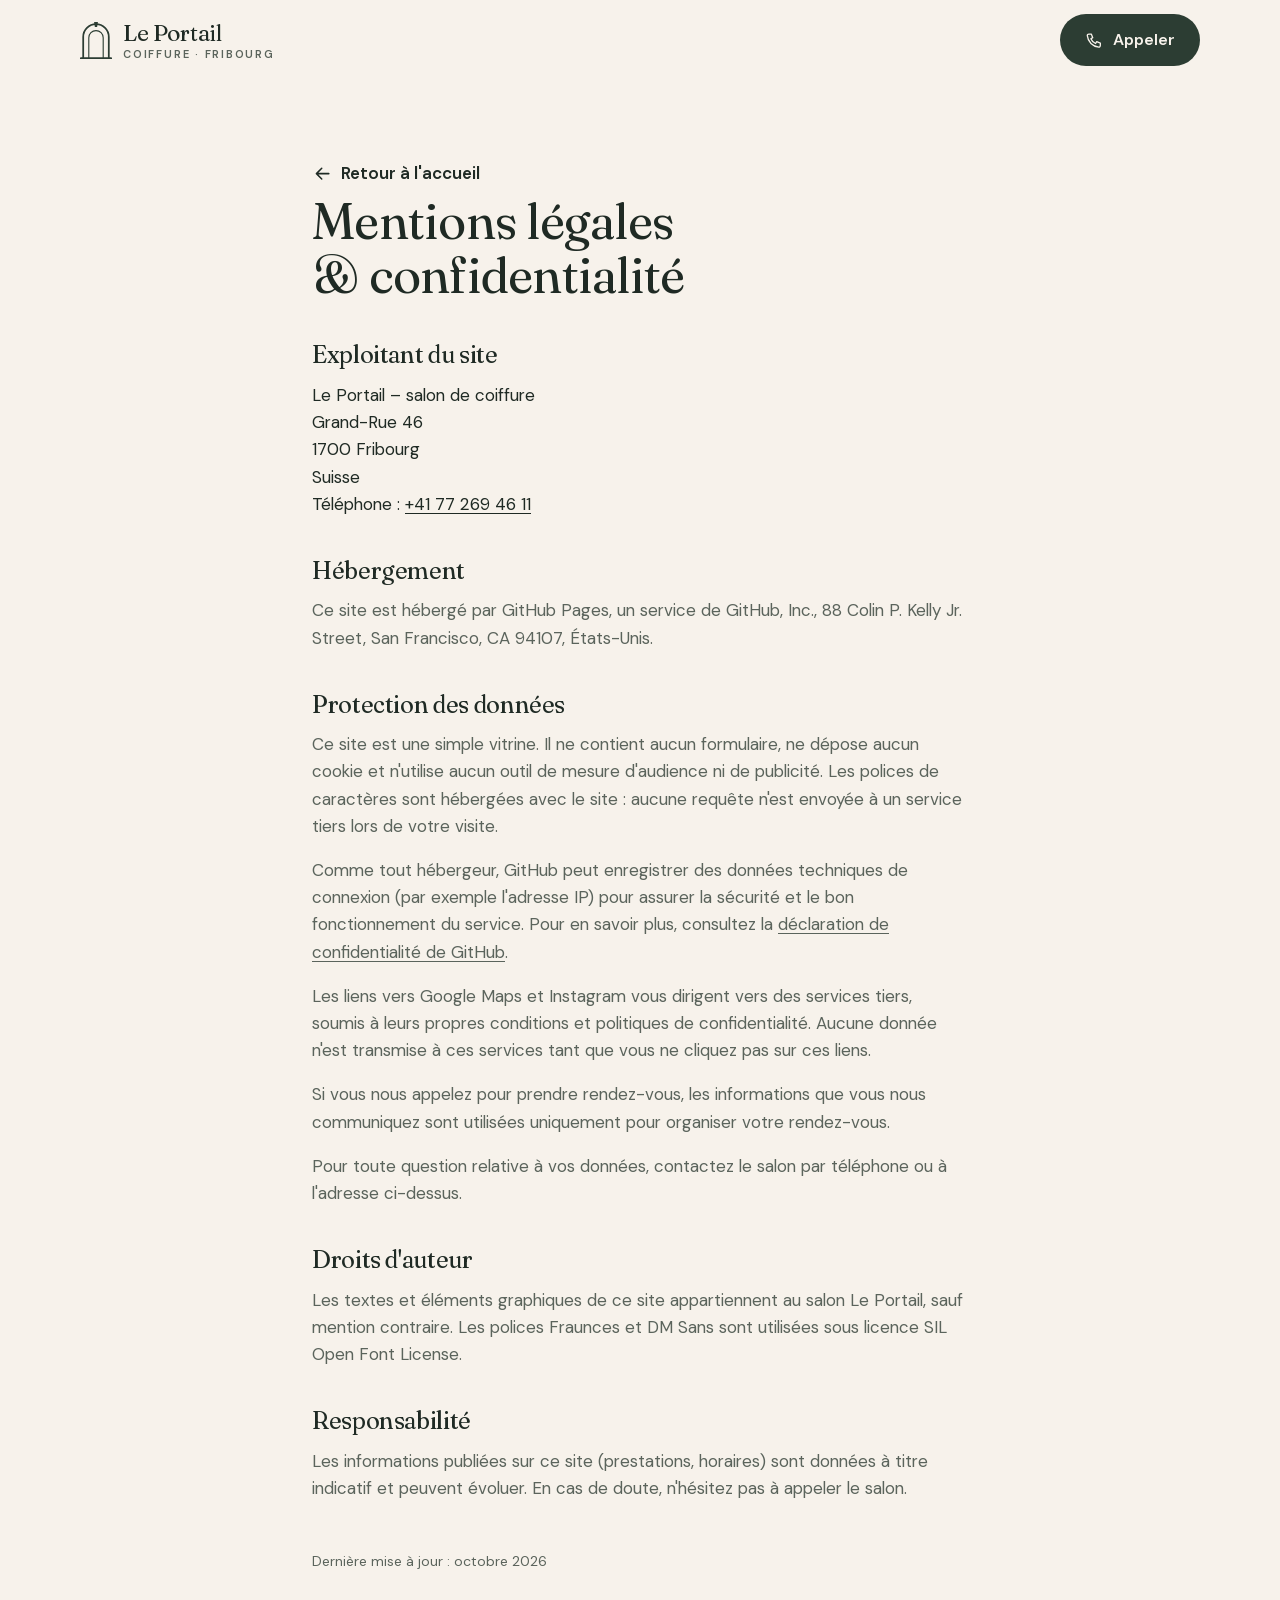
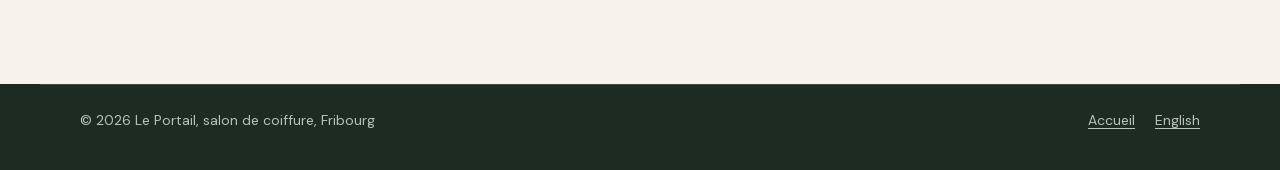
<file: mentions-legales.html>
<!doctype html>
<html lang="fr-CH">
<head>
  <meta charset="utf-8">
  <meta name="viewport" content="width=device-width, initial-scale=1">
  <title>Mentions légales et confidentialité – Le Portail, Fribourg</title>
  <meta name="description" content="Mentions légales et informations sur la protection des données du site du salon de coiffure Le Portail, Grand-Rue 46, Fribourg.">
  <link rel="canonical" href="https://le-portail.ch/mentions-legales.html">
  <meta name="theme-color" content="#f7f2eb">
  <link rel="icon" href="favicon.svg" type="image/svg+xml">
  <link rel="apple-touch-icon" href="assets/icons/apple-touch-icon.png">
  <link rel="stylesheet" href="css/style.css">
  <script>document.documentElement.classList.add("js");</script>
  <script src="js/script.js" defer></script>
</head>
<body>

  <svg xmlns="http://www.w3.org/2000/svg" hidden>
    <symbol id="i-mark" viewBox="0 0 40 48"><g fill="none" stroke="currentColor" stroke-linecap="round"><path d="M4 46V20a16 16 0 0 1 32 0v26" stroke-width="2.2"/><path d="M11 46V21a9 9 0 0 1 18 0v25" stroke-width="1.4"/><path d="M1 46.5h38" stroke-width="2.2"/></g><path d="M17.6 1.2h4.8l-1 6.2h-2.8z" fill="currentColor"/></symbol>
    <symbol id="i-phone" viewBox="0 0 24 24"><path fill="none" stroke="currentColor" stroke-width="1.7" stroke-linecap="round" stroke-linejoin="round" d="M5 4h3.2l1.9 4.7-2.4 1.5a11 11 0 0 0 6.1 6.1l1.5-2.4L20 15.8V19a2 2 0 0 1-2.1 2A16.5 16.5 0 0 1 3 6.1 2 2 0 0 1 5 4z"/></symbol>
    <symbol id="i-arrow" viewBox="0 0 24 24"><path fill="none" stroke="currentColor" stroke-width="1.7" stroke-linecap="round" stroke-linejoin="round" d="M5 12h14m-6-6 6 6-6 6"/></symbol>
  </svg>

  <a class="skip-link" href="#contenu">Aller au contenu</a>

  <header class="site-header">
    <div class="container header-inner">
      <a class="brand" href="./" aria-label="Le Portail, coiffure à Fribourg – accueil">
        <svg class="brand-mark" aria-hidden="true"><use href="#i-mark"/></svg>
        <span class="brand-text">
          <span class="brand-name">Le Portail</span>
          <span class="brand-tag">Coiffure · Fribourg</span>
        </span>
      </a>
      <div class="header-actions">
        <a class="btn btn--primary" href="tel:+41772694611">
          <svg class="icon" aria-hidden="true"><use href="#i-phone"/></svg>
          Appeler
        </a>
      </div>
    </div>
  </header>

  <main id="contenu" class="legal">
    <div class="container">
      <a class="link-arrow" href="./">
        <svg class="icon icon--back" aria-hidden="true"><use href="#i-arrow"/></svg>
        Retour à l'accueil
      </a>

      <h1>Mentions légales &amp; confidentialité</h1>

      <h2>Exploitant du site</h2>
      <address>
        Le Portail – salon de coiffure<br>
        Grand-Rue 46<br>
        1700 Fribourg<br>
        Suisse<br>
        Téléphone&nbsp;: <a href="tel:+41772694611">+41 77 269 46 11</a>
      </address>

      <h2>Hébergement</h2>
      <p>Ce site est hébergé par GitHub Pages, un service de GitHub, Inc., 88 Colin P. Kelly Jr. Street, San Francisco, CA 94107, États-Unis.</p>

      <h2>Protection des données</h2>
      <p>Ce site est une simple vitrine. Il ne contient aucun formulaire, ne dépose aucun cookie et n'utilise aucun outil de mesure d'audience ni de publicité. Les polices de caractères sont hébergées avec le site&nbsp;: aucune requête n'est envoyée à un service tiers lors de votre visite.</p>
      <p>Comme tout hébergeur, GitHub peut enregistrer des données techniques de connexion (par exemple l'adresse IP) pour assurer la sécurité et le bon fonctionnement du service. Pour en savoir plus, consultez la <a href="https://docs.github.com/fr/site-policy/privacy-policies/github-general-privacy-statement" target="_blank" rel="noopener">déclaration de confidentialité de GitHub</a>.</p>
      <p>Les liens vers Google Maps et Instagram vous dirigent vers des services tiers, soumis à leurs propres conditions et politiques de confidentialité. Aucune donnée n'est transmise à ces services tant que vous ne cliquez pas sur ces liens.</p>
      <p>Si vous nous appelez pour prendre rendez-vous, les informations que vous nous communiquez sont utilisées uniquement pour organiser votre rendez-vous.</p>
      <p>Pour toute question relative à vos données, contactez le salon par téléphone ou à l'adresse ci-dessus.</p>

      <h2>Droits d'auteur</h2>
      <p>Les textes et éléments graphiques de ce site appartiennent au salon Le Portail, sauf mention contraire. Les polices Fraunces et DM&nbsp;Sans sont utilisées sous licence SIL Open Font License.</p>

      <h2>Responsabilité</h2>
      <p>Les informations publiées sur ce site (prestations, horaires) sont données à titre indicatif et peuvent évoluer. En cas de doute, n'hésitez pas à appeler le salon.</p>

      <p class="updated">Dernière mise à jour&nbsp;: octobre 2026</p>
    </div>
  </main>

  <footer class="site-footer">
    <div class="container footer-bottom">
      <p>© <span data-year>2026</span> Le Portail, salon de coiffure, Fribourg</p>
      <ul>
        <li><a href="./">Accueil</a></li>
        <li><a href="en/" hreflang="en" lang="en">English</a></li>
      </ul>
    </div>
  </footer>
</body>
</html>
</file>
<file: css/style.css>
/* ==========================================================================
   Le Portail — salon de coiffure, Fribourg
   Feuille de style unique, mobile-first.
   1. Polices   2. Variables   3. Base   4. Utilitaires   5. En-tête
   6. Accueil   7. Atouts      8. Prestations   9. Salon   10. Avis
   11. Infos pratiques   12. Pied de page   13. Barre d'appel mobile
   14. Page légale   15. Animations   16. Points de rupture
   ========================================================================== */

/* 1. Polices (auto-hébergées, aucune requête vers Google) ---------------- */
@font-face {
  font-family: "Fraunces";
  src: url("../assets/fonts/fraunces-latin.woff2") format("woff2");
  font-weight: 300 600;
  font-style: normal;
  font-display: swap;
}
@font-face {
  font-family: "Fraunces";
  src: url("../assets/fonts/fraunces-italic-latin.woff2") format("woff2");
  font-weight: 300 600;
  font-style: italic;
  font-display: swap;
}
@font-face {
  font-family: "DM Sans";
  src: url("../assets/fonts/dm-sans-latin.woff2") format("woff2");
  font-weight: 400 600;
  font-style: normal;
  font-display: swap;
}

/* 2. Variables ----------------------------------------------------------- */
:root {
  /* Couleurs : pierre de la Vieille-Ville, vert profond, terre cuite */
  --c-ivory: #f7f2eb;
  --c-sand: #efe6da;
  --c-stone: #ddd0bf;
  --c-ink: #1f2a24;
  --c-muted: #5b645c;
  --c-forest: #2c3d33;
  --c-forest-deep: #1e2b23;
  --c-terracotta: #9a4e33;
  --c-gold: #c9a46a;
  --c-on-dark: #f7f2eb;
  --c-on-dark-muted: #b9c2b8;
  --c-line-dark: rgba(247, 242, 235, 0.16);

  /* Typographie */
  --ff-display: "Fraunces", "Iowan Old Style", "Palatino Linotype", Georgia, serif;
  --ff-body: "DM Sans", system-ui, -apple-system, "Segoe UI", Roboto, sans-serif;
  --fs-small: 0.875rem;
  --fs-body: 1.0625rem;
  --fs-lead: clamp(1.125rem, 1.05rem + 0.35vw, 1.3rem);
  --fs-h3: clamp(1.3rem, 1.2rem + 0.45vw, 1.55rem);
  --fs-h2: clamp(2rem, 1.55rem + 2vw, 3.1rem);
  --fs-h1: clamp(2.4rem, 1.65rem + 3.6vw, 4.6rem);

  /* Espacements et mise en page */
  --gutter: clamp(1rem, 4vw, 2.5rem);
  --section-y: clamp(4rem, 3rem + 5vw, 7.5rem);
  --container: 75rem;
  --radius: 14px;
  --header-h: 4.25rem;
  --callbar-h: 4.5rem;

  --shadow-soft: 0 1px 2px rgba(31, 42, 36, 0.06), 0 12px 32px -12px rgba(31, 42, 36, 0.22);
  --ease: cubic-bezier(0.22, 0.61, 0.36, 1);
}

/* 3. Base ---------------------------------------------------------------- */
*,
*::before,
*::after { box-sizing: border-box; }

html {
  -webkit-text-size-adjust: 100%;
  text-size-adjust: 100%;
  scroll-behavior: smooth;
  scroll-padding-top: calc(var(--header-h) + 1rem);
}

body {
  margin: 0;
  background: var(--c-ivory);
  color: var(--c-ink);
  font-family: var(--ff-body);
  font-size: var(--fs-body);
  line-height: 1.6;
  -webkit-font-smoothing: antialiased;
  text-rendering: optimizeLegibility;
  overflow-x: hidden;
}

[hidden] { display: none !important; }

img, svg { display: block; max-width: 100%; }
svg { flex-shrink: 0; }

h1, h2, h3 {
  margin: 0;
  font-family: var(--ff-display);
  font-weight: 400;
  line-height: 1.08;
  letter-spacing: -0.015em;
  font-optical-sizing: auto;
  text-wrap: balance;
}
h3 { font-size: var(--fs-h3); line-height: 1.2; letter-spacing: -0.005em; }

p { margin: 0 0 1em; text-wrap: pretty; }
p:last-child { margin-bottom: 0; }

a { color: inherit; text-underline-offset: 0.2em; text-decoration-thickness: 1px; }
a:hover { color: var(--c-terracotta); }
a[href^="tel:"] { white-space: nowrap; }

em { font-style: italic; }

:focus-visible {
  outline: 2px solid var(--c-terracotta);
  outline-offset: 3px;
  border-radius: 4px;
}
.section--dark :focus-visible,
.site-footer :focus-visible { outline-color: var(--c-gold); }

/* 4. Utilitaires --------------------------------------------------------- */
.container {
  width: 100%;
  max-width: var(--container);
  margin-inline: auto;
  padding-inline: var(--gutter);
}

.visually-hidden {
  position: absolute !important;
  width: 1px; height: 1px;
  margin: -1px; padding: 0;
  overflow: hidden;
  clip: rect(0 0 0 0);
  white-space: nowrap;
  border: 0;
}

.skip-link {
  position: absolute;
  top: 0.5rem; left: 0.5rem;
  z-index: 100;
  padding: 0.75rem 1rem;
  background: var(--c-forest);
  color: var(--c-on-dark);
  border-radius: 8px;
  transform: translateY(-150%);
  transition: transform 0.2s var(--ease);
}
.skip-link:focus { transform: none; color: var(--c-on-dark); }

.icon { width: 1.25em; height: 1.25em; }

.eyebrow {
  display: inline-flex;
  align-items: center;
  gap: 0.75rem;
  margin: 0 0 1.25rem;
  font-size: 0.8125rem;
  font-weight: 600;
  letter-spacing: 0.14em;
  text-transform: uppercase;
  color: var(--c-terracotta);
}
.eyebrow::before {
  content: "";
  width: 1.75rem;
  height: 1px;
  background: currentColor;
}
.section--dark .eyebrow { color: var(--c-gold); }

.section { padding-block: var(--section-y); }
.section--sand { background: var(--c-sand); }
.section--dark { background: var(--c-forest-deep); color: var(--c-on-dark); }

.section-head { max-width: 40rem; margin-bottom: clamp(2.5rem, 2rem + 2vw, 4rem); }
.section-head h2 { font-size: var(--fs-h2); }
.section-head p:not(.eyebrow) { margin-top: 1.25rem; font-size: var(--fs-lead); color: var(--c-muted); }
.section--dark .section-head p:not(.eyebrow) { color: var(--c-on-dark-muted); }

/* Boutons */
.btn {
  display: inline-flex;
  align-items: center;
  justify-content: center;
  gap: 0.6rem;
  min-height: 3.25rem;
  padding: 0.85rem 1.5rem;
  border: 1px solid transparent;
  border-radius: 999px;
  font: 600 1rem/1.2 var(--ff-body);
  text-decoration: none;
  cursor: pointer;
  transition: background-color 0.2s var(--ease), color 0.2s var(--ease),
    border-color 0.2s var(--ease), transform 0.2s var(--ease);
}
.btn:active { transform: translateY(1px); }
.btn .icon { width: 1.15rem; height: 1.15rem; }

.btn--primary { background: var(--c-forest); color: var(--c-on-dark); }
.btn--primary:hover { background: var(--c-forest-deep); color: var(--c-on-dark); }

.btn--ghost { border-color: var(--c-stone); color: var(--c-ink); background: transparent; }
.btn--ghost:hover { border-color: var(--c-ink); color: var(--c-ink); }

.btn--light { background: var(--c-ivory); color: var(--c-forest-deep); }
.btn--light:hover { background: #fff; color: var(--c-forest-deep); }

.btn--outline-light { border-color: var(--c-line-dark); color: var(--c-on-dark); }
.btn--outline-light:hover { border-color: var(--c-on-dark); color: var(--c-on-dark); }

.link-arrow {
  display: inline-flex;
  align-items: center;
  gap: 0.5rem;
  min-height: 2.75rem;
  font-weight: 600;
  text-decoration: none;
}
.link-arrow .icon { transition: transform 0.2s var(--ease); }
.link-arrow:hover .icon { transform: translateX(3px); }
.link-arrow .icon--back { transform: scaleX(-1); }
.link-arrow:hover .icon--back { transform: scaleX(-1) translateX(3px); }

.stars { display: inline-flex; gap: 0.15rem; color: var(--c-gold); }
.stars .icon { width: 1rem; height: 1rem; }

/* 5. En-tête ------------------------------------------------------------- */
.site-header {
  position: sticky;
  top: 0;
  z-index: 50;
  background: rgba(247, 242, 235, 0.92);
  -webkit-backdrop-filter: saturate(1.4) blur(10px);
  backdrop-filter: saturate(1.4) blur(10px);
  border-bottom: 1px solid transparent;
  transition: border-color 0.3s var(--ease), box-shadow 0.3s var(--ease);
}
.site-header.is-scrolled { border-bottom-color: var(--c-stone); }

.header-inner {
  display: flex;
  align-items: center;
  justify-content: space-between;
  gap: 1rem;
  min-height: var(--header-h);
}

.brand {
  display: inline-flex;
  align-items: center;
  gap: 0.7rem;
  text-decoration: none;
  color: var(--c-ink);
}
.brand:hover { color: var(--c-ink); }
.brand-mark { width: 2rem; height: 2.4rem; color: var(--c-forest); }
.brand-text { display: flex; flex-direction: column; line-height: 1; }
.brand-name {
  font-family: var(--ff-display);
  font-size: 1.45rem;
  letter-spacing: -0.01em;
}
.brand-tag {
  margin-top: 0.3rem;
  font-size: 0.6875rem;
  font-weight: 600;
  letter-spacing: 0.16em;
  text-transform: uppercase;
  white-space: nowrap;
  color: var(--c-muted);
}

.header-actions { display: flex; align-items: center; gap: 0.5rem; }

.lang-switch {
  display: inline-flex;
  align-items: center;
  justify-content: center;
  min-width: 2.75rem;
  min-height: 2.75rem;
  padding: 0 0.5rem;
  font-size: 0.875rem;
  font-weight: 600;
  letter-spacing: 0.06em;
  text-decoration: none;
  border-radius: 999px;
}
.lang-switch:hover { background: var(--c-sand); color: var(--c-ink); }

.header-call { display: none; }

.menu-toggle {
  display: none;
  align-items: center;
  justify-content: center;
  width: 2.75rem;
  height: 2.75rem;
  padding: 0;
  border: 1px solid var(--c-stone);
  border-radius: 999px;
  background: transparent;
  color: var(--c-ink);
  cursor: pointer;
}
.menu-toggle .icon { width: 1.35rem; height: 1.35rem; }
.menu-toggle .icon-close { display: none; }
.menu-toggle[aria-expanded="true"] .icon-open { display: none; }
.menu-toggle[aria-expanded="true"] .icon-close { display: block; }
.js .menu-toggle { display: inline-flex; }

/* Navigation : liste simple sans JS, panneau déroulant avec JS */
.site-nav ul { margin: 0; padding: 0; list-style: none; }
.site-nav a {
  display: flex;
  align-items: center;
  min-height: 2.75rem;
  text-decoration: none;
  font-weight: 500;
}

.site-nav { flex-basis: 100%; order: 3; padding-bottom: 0.75rem; }
.site-nav ul { display: flex; flex-wrap: wrap; column-gap: 1.25rem; }
.header-inner { flex-wrap: wrap; }

.js .site-nav {
  position: absolute;
  top: 100%;
  left: 0;
  right: 0;
  padding: 0.5rem var(--gutter) 1.5rem;
  background: var(--c-ivory);
  border-bottom: 1px solid var(--c-stone);
  box-shadow: 0 24px 32px -24px rgba(31, 42, 36, 0.3);
  visibility: hidden;
  opacity: 0;
  transform: translateY(-0.5rem);
  transition: opacity 0.2s var(--ease), transform 0.2s var(--ease), visibility 0s linear 0.2s;
}
.js .site-nav.is-open {
  visibility: visible;
  opacity: 1;
  transform: none;
  transition: opacity 0.2s var(--ease), transform 0.2s var(--ease);
}
.js .site-nav ul { flex-direction: column; }
.js .site-nav li + li { border-top: 1px solid var(--c-sand); }
.js .site-nav a {
  min-height: 3.25rem;
  font-family: var(--ff-display);
  font-size: 1.5rem;
  font-weight: 400;
}
.js .header-inner { flex-wrap: nowrap; }

/* 6. Accueil ------------------------------------------------------------- */
.hero { padding-block: clamp(2rem, 1rem + 4vw, 5rem) clamp(3.5rem, 2rem + 5vw, 6.5rem); }

.hero-grid { display: grid; gap: clamp(2.75rem, 2rem + 3vw, 4rem); align-items: center; }

.hero h1 { font-size: var(--fs-h1); }
.hero h1 em { color: var(--c-terracotta); font-weight: 300; }

.hero-lead {
  max-width: 34rem;
  margin: 1.5rem 0 2rem;
  font-size: var(--fs-lead);
  color: var(--c-muted);
}

.hero-actions { display: flex; flex-wrap: wrap; align-items: center; gap: 0.75rem 1.5rem; }
.hero-actions .btn { width: 100%; }

.hero-meta {
  display: flex;
  flex-wrap: wrap;
  gap: 0.75rem 1.75rem;
  margin: 2.25rem 0 0;
  padding: 1.5rem 0 0;
  border-top: 1px solid var(--c-stone);
  list-style: none;
  font-size: 0.9375rem;
}
.hero-meta li { display: inline-flex; align-items: center; gap: 0.55rem; }
.hero-meta .icon { width: 1.1rem; height: 1.1rem; color: var(--c-terracotta); }
.hero-meta a { text-decoration: none; }
.hero-meta a:hover { text-decoration: underline; }

/* Statut d'ouverture (rempli par JS, masqué sans JS) */
.status {
  display: inline-flex;
  align-items: center;
  gap: 0.55rem;
  font-weight: 500;
}
.status::before {
  content: "";
  width: 0.55rem;
  height: 0.55rem;
  border-radius: 50%;
  background: var(--c-muted);
  box-shadow: 0 0 0 3px rgba(91, 100, 92, 0.18);
}
.status[data-state="open"]::before { background: #3c8a5a; box-shadow: 0 0 0 3px rgba(60, 138, 90, 0.2); }
.status[data-state="closed"]::before { background: var(--c-terracotta); box-shadow: 0 0 0 3px rgba(154, 78, 51, 0.18); }

/* Composition visuelle : l'arche du portail */
.hero-visual {
  position: relative;
  width: min(100%, 21rem);
  margin-inline: auto;
  padding: 0 0 1.5rem 1.5rem;
}
.hero-visual::before {
  /* arche décalée, en pierre */
  content: "";
  position: absolute;
  inset: 1.5rem 1.5rem 0 0;
  border-radius: 999px 999px 0 0;
  background: var(--c-sand);
  border: 1px solid var(--c-stone);
}

.portal {
  position: relative;
  aspect-ratio: 4 / 5;
  border-radius: 999px 999px 0 0;
  overflow: hidden;
  color: var(--c-on-dark);
  background:
    radial-gradient(120% 70% at 50% 0%, rgba(201, 164, 106, 0.28), transparent 60%),
    linear-gradient(180deg, #34493c 0%, var(--c-forest-deep) 78%);
  box-shadow: var(--shadow-soft);
}
.portal::before {
  /* filet intérieur, comme une moulure */
  content: "";
  position: absolute;
  inset: 0.9rem;
  border: 1px solid rgba(201, 164, 106, 0.55);
  border-radius: 999px 999px 0 0;
  pointer-events: none;
}
.portal::after {
  /* grain léger de pierre */
  content: "";
  position: absolute;
  inset: 0;
  opacity: 0.16;
  mix-blend-mode: overlay;
  background-image: url("data:image/svg+xml,%3Csvg xmlns='http://www.w3.org/2000/svg' width='160' height='160'%3E%3Cfilter id='n'%3E%3CfeTurbulence type='fractalNoise' baseFrequency='.9' numOctaves='2' stitchTiles='stitch'/%3E%3C/filter%3E%3Crect width='100%25' height='100%25' filter='url(%23n)'/%3E%3C/svg%3E");
  pointer-events: none;
}
/* Si une vraie photo est ajoutée dans l'arche (voir README) */
.portal > img {
  position: absolute;
  inset: 0;
  width: 100%;
  height: 100%;
  object-fit: cover;
}

.portal-plaque {
  position: absolute;
  inset: 0;
  z-index: 1;
  display: flex;
  flex-direction: column;
  align-items: center;
  justify-content: center;
  padding: 22% 12% 10%;
  text-align: center;
}
.portal-plaque .icon {
  width: 2.25rem;
  height: 2.25rem;
  margin-bottom: 1.25rem;
  color: var(--c-gold);
}
.plaque-street {
  font-size: 0.75rem;
  font-weight: 600;
  letter-spacing: 0.32em;
  text-transform: uppercase;
  color: var(--c-on-dark-muted);
}
.plaque-number {
  margin: 0.1em 0 0.05em;
  font-family: var(--ff-display);
  font-style: italic;
  font-weight: 300;
  font-size: clamp(6rem, 4rem + 9vw, 9.5rem);
  line-height: 1;
  letter-spacing: -0.04em;
  color: var(--c-ivory);
}
.plaque-rule { width: 3rem; height: 1px; margin: 0.75rem 0 1rem; background: var(--c-gold); }
.plaque-city {
  font-family: var(--ff-display);
  font-size: 1.15rem;
  color: var(--c-on-dark);
}
.plaque-city span { display: block; margin-top: 0.3rem; font-family: var(--ff-body); font-size: 0.8125rem; color: var(--c-on-dark-muted); }

.rating-badge {
  position: absolute;
  left: 0;
  bottom: 0;
  z-index: 2;
  display: flex;
  align-items: center;
  gap: 0.85rem;
  padding: 0.85rem 1.15rem 0.85rem 1rem;
  background: var(--c-ivory);
  border: 1px solid var(--c-stone);
  border-radius: var(--radius);
  box-shadow: var(--shadow-soft);
  text-decoration: none;
  color: var(--c-ink);
  transition: transform 0.2s var(--ease);
}
.rating-badge:hover { color: var(--c-ink); transform: translateY(-2px); }
.rating-score { font-family: var(--ff-display); font-size: 2rem; line-height: 1; }
.rating-detail { display: flex; flex-direction: column; gap: 0.2rem; font-size: 0.8125rem; color: var(--c-muted); line-height: 1.3; }

/* 7. Atouts -------------------------------------------------------------- */
.strengths { padding-block: 0 var(--section-y); }
.strengths-list {
  display: grid;
  gap: 0;
  margin: 0;
  padding: 0;
  list-style: none;
  border-top: 1px solid var(--c-stone);
}
.strength {
  display: grid;
  grid-template-columns: auto 1fr;
  gap: 0.25rem 1.1rem;
  padding: 1.75rem 0;
  border-bottom: 1px solid var(--c-stone);
}
.strength .icon {
  grid-row: span 2;
  width: 2.75rem;
  height: 2.75rem;
  padding: 0.6rem;
  border-radius: 50%;
  background: var(--c-sand);
  color: var(--c-forest);
}
.strength h3 { font-size: 1.25rem; align-self: center; }
.strength p { color: var(--c-muted); font-size: 0.975rem; }

/* 8. Prestations --------------------------------------------------------- */
.services-grid { display: grid; gap: 3rem; }

.services-intro h2 { font-size: var(--fs-h2); }
.services-intro > p:not(.eyebrow) { margin-top: 1.25rem; font-size: var(--fs-lead); color: var(--c-muted); }

.price-note {
  margin-top: 2rem;
  padding: 1.5rem;
  border-radius: var(--radius);
  background: var(--c-ivory);
  border: 1px solid var(--c-stone);
}
.price-note h3 { font-size: 1.2rem; margin-bottom: 0.6rem; }
.price-note p { font-size: 0.975rem; color: var(--c-muted); }
.price-note .btn { margin-top: 1.25rem; width: 100%; }

.service-list { margin: 0; padding: 0; list-style: none; counter-reset: service; }
.service {
  position: relative;
  display: grid;
  grid-template-columns: 2.75rem 1fr;
  gap: 0.35rem 1rem;
  padding: 2rem 0;
  border-top: 1px solid var(--c-stone);
  counter-increment: service;
}
.service:last-child { border-bottom: 1px solid var(--c-stone); }
.service::before {
  content: "0" counter(service);
  grid-row: span 3;
  padding-top: 0.35rem;
  font-family: var(--ff-display);
  font-style: italic;
  font-size: 1.05rem;
  color: var(--c-terracotta);
}
.service h3 { font-size: var(--fs-h3); }
.service p { margin-top: 0.5rem; color: var(--c-muted); }
.service-tag {
  justify-self: start;
  margin-top: 0.75rem;
  padding: 0.3rem 0.75rem;
  border-radius: 999px;
  background: var(--c-ivory);
  border: 1px solid var(--c-stone);
  font-size: 0.8125rem;
  font-weight: 500;
  color: var(--c-ink);
}

.services-footnote { margin-top: 1.75rem; font-size: 0.9375rem; color: var(--c-muted); }

/* 9. Le salon ------------------------------------------------------------ */
.about-grid { display: grid; gap: 2.5rem; }
.about-statement {
  font-family: var(--ff-display);
  font-size: clamp(1.75rem, 1.3rem + 2vw, 2.75rem);
  font-weight: 300;
  line-height: 1.2;
  letter-spacing: -0.015em;
  text-wrap: balance;
}
.about-statement em { color: var(--c-terracotta); }
.about-body { font-size: var(--fs-lead); color: var(--c-muted); }
.about-body p { margin-bottom: 1.1em; }

.facts {
  display: grid;
  gap: 0;
  margin: 2rem 0 0;
  border-top: 1px solid var(--c-stone);
}
.facts div {
  display: grid;
  grid-template-columns: minmax(7rem, 35%) 1fr;
  gap: 1rem;
  padding: 1rem 0;
  border-bottom: 1px solid var(--c-stone);
}
.facts dt {
  font-size: 0.8125rem;
  font-weight: 600;
  letter-spacing: 0.1em;
  text-transform: uppercase;
  color: var(--c-ink);
  padding-top: 0.15rem;
}
.facts dd { margin: 0; color: var(--c-ink); font-size: 1rem; }

/* 10. Avis --------------------------------------------------------------- */
.reviews-grid { display: grid; gap: 3rem; }

.score-card {
  display: flex;
  flex-direction: column;
  align-items: flex-start;
  gap: 0.75rem;
}
.score-big {
  margin: 0 0 0.25rem;
  font-family: var(--ff-display);
  font-weight: 300;
  font-size: clamp(5rem, 3.5rem + 7vw, 8rem);
  line-height: 0.9;
  letter-spacing: -0.04em;
}
.score-card .stars .icon { width: 1.4rem; height: 1.4rem; }
.score-card p { color: var(--c-on-dark-muted); }
.score-card .btn { margin-top: 1rem; }

.themes {
  display: grid;
  gap: 1px;
  margin: 0;
  padding: 0;
  list-style: none;
  background: var(--c-line-dark);
  border: 1px solid var(--c-line-dark);
  border-radius: var(--radius);
  overflow: hidden;
}
.theme { padding: 1.75rem 1.5rem; background: var(--c-forest-deep); }
.theme .icon { width: 1.75rem; height: 1.75rem; margin-bottom: 1rem; color: var(--c-gold); }
.theme h3 { font-size: 1.3rem; margin-bottom: 0.5rem; }
.theme p { color: var(--c-on-dark-muted); font-size: 0.975rem; }

.themes-title {
  margin-bottom: 1.5rem;
  font-family: var(--ff-display);
  font-size: var(--fs-h3);
  line-height: 1.2;
}
.reviews-note { margin-top: 1.25rem; font-size: var(--fs-small); color: var(--c-on-dark-muted); }

.insta {
  display: grid;
  gap: 1.5rem;
  align-items: center;
  margin-top: clamp(3rem, 2rem + 3vw, 5rem);
  padding: clamp(1.75rem, 1.25rem + 2vw, 2.75rem);
  border: 1px solid var(--c-line-dark);
  border-radius: var(--radius);
  background: rgba(247, 242, 235, 0.04);
}
.insta h3 { font-size: clamp(1.5rem, 1.3rem + 1vw, 2rem); }
.insta p { margin-top: 0.6rem; color: var(--c-on-dark-muted); }
.insta .btn { justify-self: start; }

/* 11. Infos pratiques ---------------------------------------------------- */
.info-grid { display: grid; gap: 1.25rem; }

.info-card {
  padding: clamp(1.5rem, 1.2rem + 1.5vw, 2.5rem);
  border-radius: var(--radius);
  background: #fff;
  border: 1px solid var(--c-stone);
}
.info-card-head { display: flex; align-items: center; gap: 0.75rem; margin-bottom: 1.5rem; }
.info-card-head .icon { width: 1.5rem; height: 1.5rem; color: var(--c-terracotta); }
.info-card h3 { font-size: 1.5rem; }

.hours { width: 100%; border-collapse: collapse; font-variant-numeric: tabular-nums; }
.hours th, .hours td {
  padding: 0.75rem 0;
  border-bottom: 1px solid var(--c-sand);
  text-align: left;
  font-weight: 400;
}
.hours td { text-align: right; white-space: nowrap; padding-left: 1rem; }
.hours tr:last-child th, .hours tr:last-child td { border-bottom: 0; }
.hours .is-closed td { color: var(--c-muted); }
.hours tr.is-today th, .hours tr.is-today td { font-weight: 600; }
.hours tr.is-today th::after {
  content: attr(data-today-label);
  margin-left: 0.6rem;
  padding: 0.15rem 0.55rem;
  border-radius: 999px;
  background: var(--c-sand);
  font-size: 0.75rem;
  font-weight: 600;
  letter-spacing: 0.04em;
  vertical-align: 0.1em;
}
.hours-status { margin: 0 0 1.25rem; }
.hours-note { margin-top: 1.25rem; font-size: var(--fs-small); color: var(--c-muted); }

.address { font-style: normal; font-size: 1.15rem; line-height: 1.5; }
.address strong { font-family: var(--ff-display); font-weight: 400; font-size: 1.4rem; }
.info-lines { margin: 1.5rem 0; padding: 0; list-style: none; }
.info-lines li { display: flex; gap: 0.75rem; align-items: flex-start; padding: 0.55rem 0; }
.info-lines .icon { width: 1.15rem; height: 1.15rem; margin-top: 0.2rem; color: var(--c-muted); }
.info-lines a { display: inline-block; padding-block: 0.2rem; font-weight: 500; }
.info-actions { display: grid; gap: 0.75rem; }

/* 12. Pied de page ------------------------------------------------------- */
.site-footer { background: var(--c-forest-deep); color: var(--c-on-dark); }

.cta-band {
  padding-block: var(--section-y) clamp(3rem, 2.5rem + 2vw, 4.5rem);
  background: linear-gradient(var(--c-line-dark), var(--c-line-dark)) center bottom / calc(100% - 2 * var(--gutter)) 1px no-repeat;
  text-align: center;
}
.cta-band .portal-mark { width: 2.5rem; height: 3rem; margin: 0 auto 1.5rem; color: var(--c-gold); }
.cta-band h2 { font-size: var(--fs-h2); }
.cta-band p { max-width: 32rem; margin: 1rem auto 2rem; color: var(--c-on-dark-muted); font-size: var(--fs-lead); }
.cta-phone {
  display: inline-block;
  margin-bottom: 2rem;
  font-family: var(--ff-display);
  font-size: clamp(2rem, 1.4rem + 3vw, 3.5rem);
  font-weight: 300;
  letter-spacing: -0.01em;
  text-decoration: none;
  color: var(--c-on-dark);
}
.cta-phone:hover { color: var(--c-gold); }
.cta-actions { display: flex; flex-wrap: wrap; justify-content: center; gap: 0.75rem; }

.footer-main {
  display: grid;
  gap: 2rem;
  padding-block: 3rem;
  font-size: 0.9375rem;
  color: var(--c-on-dark-muted);
}
.footer-main .brand { color: var(--c-on-dark); }
.footer-main .brand-mark { color: var(--c-gold); }
.footer-main .brand-tag { color: var(--c-on-dark-muted); }
.footer-main h2 {
  margin-bottom: 0.85rem;
  font-family: var(--ff-body);
  font-size: 0.8125rem;
  font-weight: 600;
  letter-spacing: 0.14em;
  text-transform: uppercase;
  color: var(--c-on-dark);
}
.footer-main ul { margin: 0; padding: 0; list-style: none; }
.footer-main li { padding: 0.2rem 0; }
.footer-main a { color: var(--c-on-dark-muted); }
.footer-main a:hover { color: var(--c-on-dark); }
.footer-main address { font-style: normal; }
.footer-social { display: inline-flex; align-items: center; gap: 0.5rem; min-height: 2.75rem; }

.footer-bottom {
  display: flex;
  flex-wrap: wrap;
  justify-content: space-between;
  gap: 0.5rem 1.5rem;
  padding-block: 1.5rem;
  border-top: 1px solid var(--c-line-dark);
  font-size: var(--fs-small);
  color: var(--c-on-dark-muted);
}
.footer-bottom a { color: var(--c-on-dark-muted); }
.footer-bottom a:hover { color: var(--c-on-dark); }
.footer-bottom ul { display: flex; flex-wrap: wrap; gap: 0.5rem 1.25rem; margin: 0; padding: 0; list-style: none; }

/* 13. Barre d'appel mobile ----------------------------------------------- */
.callbar {
  position: fixed;
  left: 0; right: 0; bottom: 0;
  z-index: 40;
  display: grid;
  grid-template-columns: 1fr auto;
  gap: 0.5rem;
  padding: 0.6rem var(--gutter) calc(0.6rem + env(safe-area-inset-bottom));
  background: rgba(247, 242, 235, 0.96);
  -webkit-backdrop-filter: blur(10px);
  backdrop-filter: blur(10px);
  border-top: 1px solid var(--c-stone);
}
.callbar .btn { min-height: 3.25rem; padding-inline: 1.1rem; }
@media (max-width: 22.49em) {
  .brand { gap: 0.55rem; }
  .brand-tag { letter-spacing: 0.1em; }
  .info-card { padding: 1.25rem; }
  .hours tr.is-today th::after { display: table; margin: 0.3rem 0 0; }
  .callbar .btn--ghost { width: 3.25rem; padding: 0; }
  .callbar-label { display: none; }
}
body.has-callbar { padding-bottom: calc(var(--callbar-h) + env(safe-area-inset-bottom)); }

/* 14. Page légale -------------------------------------------------------- */
.legal { padding-block: clamp(2.5rem, 2rem + 3vw, 5rem) var(--section-y); }
.legal .container { max-width: 46rem; }
.legal h1 { font-size: var(--fs-h2); margin-bottom: 2rem; }
.legal h2 { font-size: 1.5rem; margin: 2.5rem 0 0.85rem; }
.legal p, .legal li { color: var(--c-muted); }
.legal address { font-style: normal; color: var(--c-ink); }
.legal .updated { margin-top: 3rem; font-size: var(--fs-small); }

/* 15. Animations --------------------------------------------------------- */
@media (prefers-reduced-motion: no-preference) {
  .has-reveal .reveal {
    opacity: 0;
    transform: translateY(18px);
    transition: opacity 0.8s var(--ease), transform 0.8s var(--ease);
  }
  .has-reveal .reveal.is-visible { opacity: 1; transform: none; }
  .has-reveal .reveal[data-delay="1"] { transition-delay: 0.08s; }
  .has-reveal .reveal[data-delay="2"] { transition-delay: 0.16s; }
  .has-reveal .reveal[data-delay="3"] { transition-delay: 0.24s; }
}
@media (prefers-reduced-motion: reduce) {
  html { scroll-behavior: auto; }
  *, *::before, *::after { transition-duration: 0.01ms !important; animation-duration: 0.01ms !important; }
}

/* 16. Points de rupture -------------------------------------------------- */
@media (min-width: 30em) {
  .hero-actions .btn { width: auto; }
  .info-actions { grid-template-columns: 1fr 1fr; }
  .price-note .btn { width: auto; }
}

@media (min-width: 40em) {
  .hero-visual { width: min(100%, 26rem); }
  .strengths-list { grid-template-columns: 1fr 1fr; column-gap: 2.5rem; }
  .themes { grid-template-columns: 1fr 1fr; }
  .footer-main { grid-template-columns: 1fr 1fr; }
}

@media (min-width: 56.25em) {
  :root { --header-h: 5rem; }

  .js .menu-toggle { display: none; }
  .header-call { display: inline-flex; min-height: 2.75rem; padding: 0.6rem 1.15rem; font-size: 0.9375rem; }
  .header-actions { gap: 0.75rem; }

  .site-nav,
  .js .site-nav {
    position: static;
    flex-basis: auto;
    order: 0;
    padding: 0;
    background: none;
    border: 0;
    box-shadow: none;
    visibility: visible;
    opacity: 1;
    transform: none;
    transition: none;
  }
  .site-nav ul,
  .js .site-nav ul { flex-direction: row; column-gap: 0.25rem; }
  .js .site-nav li + li { border-top: 0; }
  .site-nav a,
  .js .site-nav a {
    min-height: 2.75rem;
    padding: 0 0.85rem;
    font-family: var(--ff-body);
    font-size: 0.975rem;
    font-weight: 500;
    border-radius: 999px;
  }
  .site-nav a:hover { background: var(--c-sand); color: var(--c-ink); }
  .header-inner { flex-wrap: nowrap; }

  .callbar { display: none; }
  body.has-callbar { padding-bottom: 0; }

  .hero-grid { grid-template-columns: 1.15fr 0.85fr; }
  .hero-visual { width: 100%; max-width: 28rem; margin-right: 0; }

  .strengths-list { grid-template-columns: repeat(4, 1fr); column-gap: 2rem; border-top: 0; }
  .strength {
    grid-template-columns: 1fr;
    align-content: start;
    padding: 2rem 0 0;
    border-bottom: 0;
    border-top: 1px solid var(--c-stone);
  }
  .strength .icon { grid-row: auto; margin-bottom: 1rem; }
  .strength h3 { align-self: start; }

  .services-grid { grid-template-columns: 0.85fr 1.15fr; gap: clamp(3rem, 6vw, 6rem); align-items: start; }
  .services-intro { position: sticky; top: calc(var(--header-h) + 2rem); }
  .service { grid-template-columns: 4rem 1fr; padding: 2.25rem 0; }

  .about-grid { grid-template-columns: 1fr 1fr; gap: clamp(3rem, 6vw, 6rem); align-items: start; }

  .reviews-grid { grid-template-columns: 0.75fr 1.25fr; gap: clamp(3rem, 6vw, 6rem); align-items: start; }

  .insta { grid-template-columns: 1fr auto; }
  .insta .btn { justify-self: end; }

  .info-grid { grid-template-columns: 1fr 1fr; gap: 1.5rem; }

  .footer-main { grid-template-columns: 1.4fr 1fr 1fr 1fr; }
}

@media (min-width: 80em) {
  .site-nav a, .js .site-nav a { padding: 0 1rem; }
}

@media print {
  .site-header, .callbar, .hero-visual, .cta-actions { display: none !important; }
  body { background: #fff; padding: 0 !important; }
  .section--dark, .site-footer { background: #fff; color: #000; }
}
</file>
